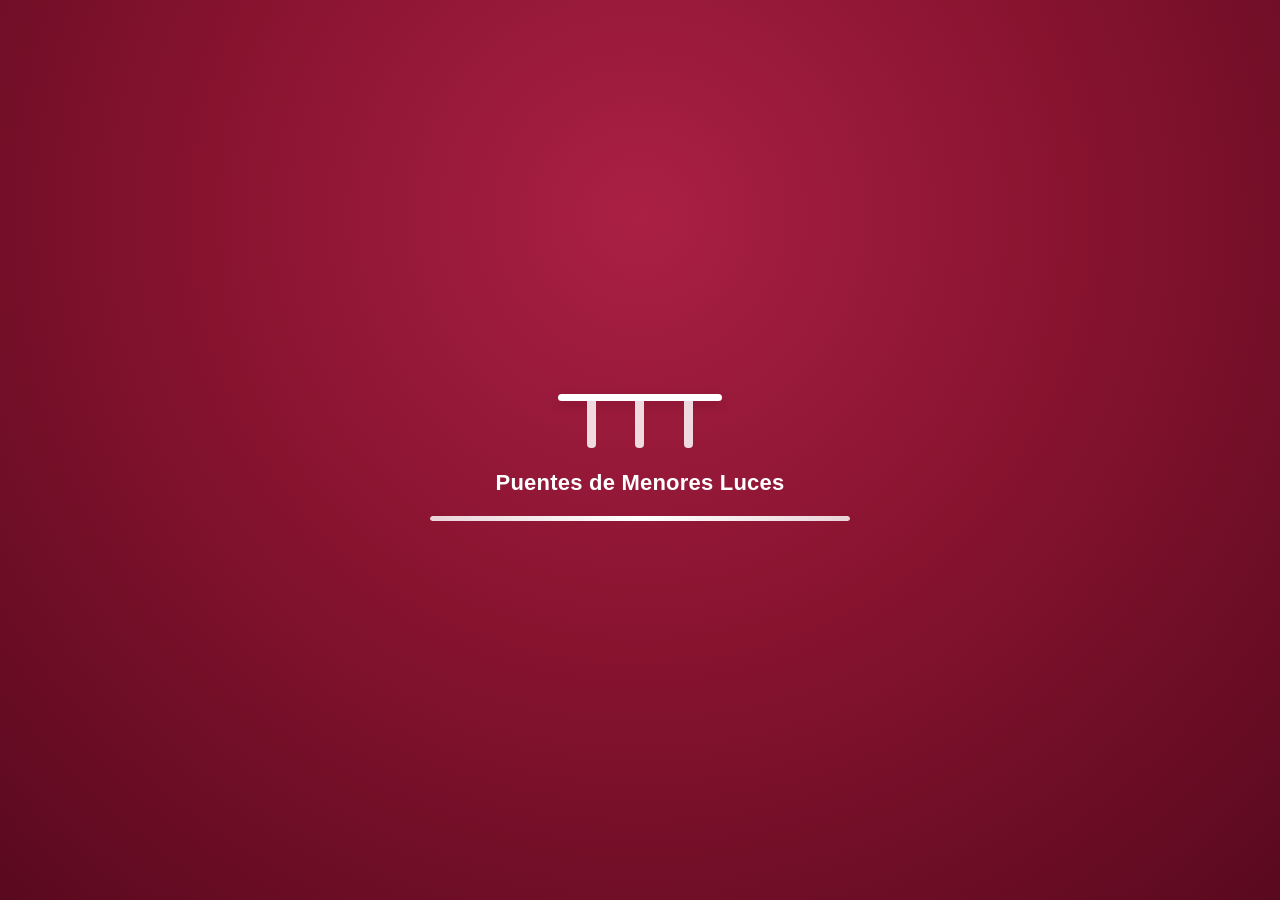
<file: index.html>
<!DOCTYPE html>
<html lang="es">
<head>
  <meta charset="UTF-8">
  <meta name="viewport" content="width=device-width, initial-scale=1.0">
  <title>Puentes de Menores Luces VRAEM</title>

  <link rel="preload" as="image" href="img/portada/puente-vraem-fondo.png">
  <link rel="prefetch" href="territorio.html">

  <link rel="stylesheet"
        href="https://cdn.jsdelivr.net/npm/bootstrap-icons@1.11.3/font/bootstrap-icons.min.css">

  <link rel="stylesheet" href="css/base.css">
  <link rel="stylesheet" href="css/portada.css?v=20260911-5">
</head>

<body class="cover-page">

  <div class="cover-loader" id="coverLoader">
    <div class="cover-loader__content">
      <div class="cover-loader__bridge" aria-hidden="true">
        <span class="cover-loader__deck"></span>
        <span class="cover-loader__pillar cover-loader__pillar--1"></span>
        <span class="cover-loader__pillar cover-loader__pillar--2"></span>
        <span class="cover-loader__pillar cover-loader__pillar--3"></span>
      </div>

      <p class="cover-loader__title">Puentes de Menores Luces</p>

      <div class="cover-loader__track" aria-hidden="true">
        <span class="cover-loader__progress"></span>
      </div>
    </div>
  </div>

  <main class="cover">
    <section class="cover__stage" id="coverStage">

      <div class="cover__photo" aria-hidden="true"></div>
      <div class="cover__photo-shade" aria-hidden="true"></div>

      <div class="cover__left-overlay" aria-hidden="true"></div>
      <div class="cover__center-overlay" aria-hidden="true"></div>
      <div class="cover__right-overlay" aria-hidden="true"></div>

      <div class="cover__brand cover-piece">
        <img
          src="img/logos/logo-pvdes.png"
          alt="Provías Descentralizado"
          class="cover__brand-logo"
        >
      </div>

      <div class="cover__update cover-piece">
        <span>Actualización</span>
        <strong>16 sept 2026</strong>
        <small>06:30 p. m.</small>
      </div>

      <div class="cover__copy">
        <h1 class="cover__title">
          <span class="cover__title-kicker cover-piece">PUENTES DE</span>
          <span class="cover__title-mainline cover-piece">MENORES LUCES</span>
          <strong class="cover__title-vraem cover-piece">VRAEM</strong>

          <span class="cover__title-bottom cover-piece">
            <i aria-hidden="true"></i>
            Y ZONAS DE INFLUENCIA
          </span>
        </h1>
      </div>

      <div class="cover__benefits">
        <div class="cover-benefit cover-piece">
          <div class="cover-benefit__icon">
            <i class="bi bi-people"></i>
          </div>
          <span>Más integración</span>
        </div>

        <div class="cover-benefit cover-piece">
          <div class="cover-benefit__icon">
            <i class="bi bi-buildings"></i>
          </div>
          <span>Más desarrollo</span>
        </div>

        <div class="cover-benefit cover-piece">
          <div class="cover-benefit__icon">
            <i class="bi bi-heart-pulse"></i>
          </div>
          <span>Más bienestar</span>
        </div>
      </div>

      <div class="cover__territory">
        <img
          src="img/ui/peru-map.svg"
          alt="Mapa del Perú"
          class="cover-map cover-piece"
        >

        <p class="cover__territory-message cover-piece">
          Infraestructura<br>
          que une<br>
          personas
        </p>

        <span class="cover__territory-stroke cover-piece"></span>
      </div>

      <a class="cover__start cover-piece" href="territorio.html">
        <span>Iniciar</span>

        <em class="cover__start-arrow">
          <i class="bi bi-arrow-right"></i>
        </em>
      </a>

      <footer class="cover__footer cover-piece">
        <div class="cover__footer-line"></div>
        <p>PROVÍAS DESCENTRALIZADO</p>
        <span>Gerencia de Monitoreo y Seguimiento</span>
      </footer>

    </section>
  </main>

  <script src="js/portada.js?v=20260911-5"></script>
</body>
</html>
</file>
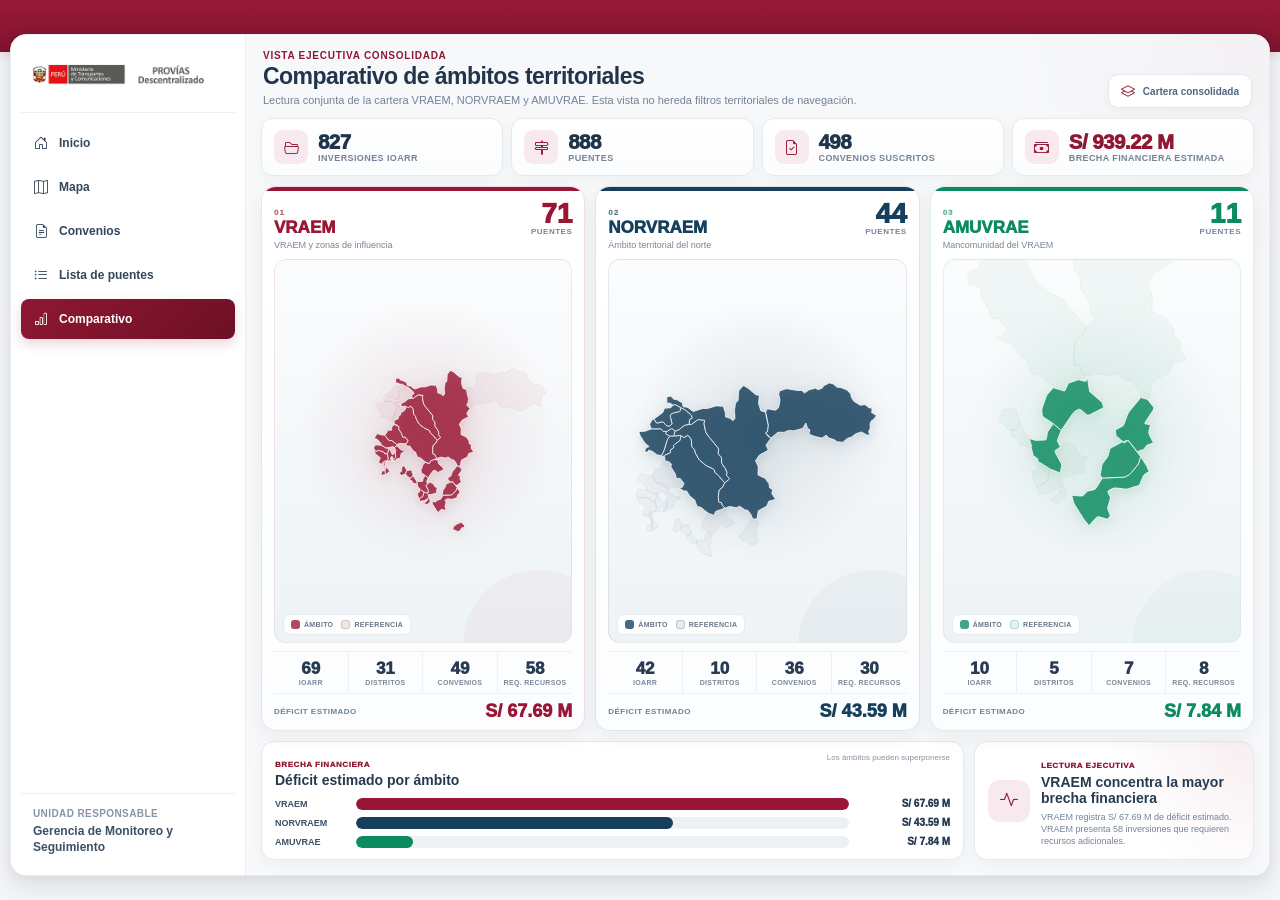
<file: comparativo.html>
<!DOCTYPE html>
<html lang="es">
<head>
  <meta charset="UTF-8">
  <meta name="viewport" content="width=device-width, initial-scale=1.0">
  <title>Comparativo ejecutivo | Puentes de Menores Luces</title>
  <link rel="stylesheet" href="https://cdn.jsdelivr.net/npm/bootstrap-icons@1.11.3/font/bootstrap-icons.min.css">
  <link rel="stylesheet" href="css/base.css">
  <link rel="stylesheet" href="css/dashboard.css?v=20260911-5">
  <link rel="stylesheet" href="css/comparativo.css?v=20260914-17">
</head>
<body class="comparativo-page is-loading">
  <div class="page-accent"></div>

  <div class="app-shell">
    <div class="dashboard-frame">
      <div class="dashboard">
        <aside class="sidebar">
          <div class="sidebar__brand">
            <img src="img/logos/logo-pvdes.png" alt="Provías Descentralizado" class="sidebar__logo">
          </div>

          <nav class="menu">
            <a class="menu__item" href="inicio.html"><i class="bi bi-house-door"></i><span>Inicio</span></a>
            <a class="menu__item" href="mapa.html"><i class="bi bi-map"></i><span>Mapa</span></a>
            <a class="menu__item" href="convenios.html"><i class="bi bi-file-earmark-text"></i><span>Convenios</span></a>
            <a class="menu__item" href="puentes.html"><i class="bi bi-list-ul"></i><span>Lista de puentes</span></a>
            <a class="menu__item menu__item--active" href="comparativo.html"><i class="bi bi-bar-chart"></i><span>Comparativo</span></a>
          </nav>

          <div class="sidebar__footer">
            <p class="sidebar__footer-label">Unidad responsable</p>
            <p class="sidebar__footer-title">Gerencia de Monitoreo y Seguimiento</p>
          </div>
        </aside>

        <main class="main comparativo-main">
          <section class="executive-view">
            <header class="executive-head">
              <div>
                <p class="executive-head__eyebrow">Vista ejecutiva consolidada</p>
                <h1>Comparativo de ámbitos territoriales</h1>
                <p class="executive-head__subtitle">Lectura conjunta de la cartera VRAEM, NORVRAEM y AMUVRAE. Esta vista no hereda filtros territoriales de navegación.</p>
              </div>
              <div class="executive-head__badge">
                <i class="bi bi-layers"></i>
                <span>Cartera consolidada</span>
              </div>
            </header>

            <section class="executive-summary" aria-label="Resumen general de cartera">
              <article class="summary-kpi">
                <span class="summary-kpi__icon"><i class="bi bi-folder2-open"></i></span>
                <div><strong id="totalInversiones">-</strong><span>Inversiones IOARR</span></div>
              </article>
              <article class="summary-kpi">
                <span class="summary-kpi__icon"><i class="bi bi-signpost-2"></i></span>
                <div><strong id="totalPuentes">-</strong><span>Puentes</span></div>
              </article>
              <article class="summary-kpi">
                <span class="summary-kpi__icon"><i class="bi bi-file-earmark-check"></i></span>
                <div><strong id="totalConvenios">-</strong><span>Convenios suscritos</span></div>
              </article>
              <article class="summary-kpi summary-kpi--money">
                <span class="summary-kpi__icon"><i class="bi bi-cash-stack"></i></span>
                <div><strong id="totalDeficit">-</strong><span>Brecha financiera estimada</span></div>
              </article>
            </section>

            <section class="territory-comparison" aria-label="Comparativo territorial">
              <article class="territory-panel territory-panel--vraem" data-territory="VRAEM">
                <div class="territory-panel__accent"></div>
                <header class="territory-panel__head">
                  <div>
                    <span class="territory-panel__code">01</span>
                    <h2>VRAEM</h2>
                    <p>VRAEM y zonas de influencia</p>
                  </div>
                  <div class="territory-panel__headline">
                    <strong id="vraem-puentes">-</strong>
                    <span>Puentes</span>
                  </div>
                </header>

                <div class="territory-panel__map-wrap">
                  <svg class="territory-panel__map" data-map="VRAEM" viewBox="0 0 320 230" aria-label="Mapa del VRAEM"></svg>
                  <div class="territory-panel__map-key">
                    <span><i class="territory-panel__swatch territory-panel__swatch--selected"></i>Ámbito</span>
                    <span><i class="territory-panel__swatch territory-panel__swatch--context"></i>Referencia</span>
                  </div>
                </div>

                <div class="territory-panel__stats">
                  <div><strong id="vraem-ioarr">-</strong><span>IOARR</span></div>
                  <div><strong id="vraem-distritos">-</strong><span>Distritos</span></div>
                  <div><strong id="vraem-convenios">-</strong><span>Convenios</span></div>
                  <div><strong id="vraem-recursos">-</strong><span>Req. recursos</span></div>
                </div>
                <div class="territory-panel__deficit"><span>Déficit estimado</span><strong id="vraem-deficit">-</strong></div>
              </article>

              <article class="territory-panel territory-panel--norvraem" data-territory="NORVRAEM">
                <div class="territory-panel__accent"></div>
                <header class="territory-panel__head">
                  <div>
                    <span class="territory-panel__code">02</span>
                    <h2>NORVRAEM</h2>
                    <p>Ámbito territorial del norte</p>
                  </div>
                  <div class="territory-panel__headline">
                    <strong id="norvraem-puentes">-</strong>
                    <span>Puentes</span>
                  </div>
                </header>

                <div class="territory-panel__map-wrap">
                  <svg class="territory-panel__map" data-map="NORVRAEM" viewBox="0 0 320 230" aria-label="Mapa del NORVRAEM"></svg>
                  <div class="territory-panel__map-key">
                    <span><i class="territory-panel__swatch territory-panel__swatch--selected"></i>Ámbito</span>
                    <span><i class="territory-panel__swatch territory-panel__swatch--context"></i>Referencia</span>
                  </div>
                </div>

                <div class="territory-panel__stats">
                  <div><strong id="norvraem-ioarr">-</strong><span>IOARR</span></div>
                  <div><strong id="norvraem-distritos">-</strong><span>Distritos</span></div>
                  <div><strong id="norvraem-convenios">-</strong><span>Convenios</span></div>
                  <div><strong id="norvraem-recursos">-</strong><span>Req. recursos</span></div>
                </div>
                <div class="territory-panel__deficit"><span>Déficit estimado</span><strong id="norvraem-deficit">-</strong></div>
              </article>

              <article class="territory-panel territory-panel--amuvrae" data-territory="AMUVRAEM">
                <div class="territory-panel__accent"></div>
                <header class="territory-panel__head">
                  <div>
                    <span class="territory-panel__code">03</span>
                    <h2>AMUVRAE</h2>
                    <p>Mancomunidad del VRAEM</p>
                  </div>
                  <div class="territory-panel__headline">
                    <strong id="amuvrae-puentes">-</strong>
                    <span>Puentes</span>
                  </div>
                </header>

                <div class="territory-panel__map-wrap">
                  <svg class="territory-panel__map" data-map="AMUVRAEM" viewBox="0 0 320 230" aria-label="Mapa del AMUVRAE"></svg>
                  <div class="territory-panel__map-key">
                    <span><i class="territory-panel__swatch territory-panel__swatch--selected"></i>Ámbito</span>
                    <span><i class="territory-panel__swatch territory-panel__swatch--context"></i>Referencia</span>
                  </div>
                </div>

                <div class="territory-panel__stats">
                  <div><strong id="amuvrae-ioarr">-</strong><span>IOARR</span></div>
                  <div><strong id="amuvrae-distritos">-</strong><span>Distritos</span></div>
                  <div><strong id="amuvrae-convenios">-</strong><span>Convenios</span></div>
                  <div><strong id="amuvrae-recursos">-</strong><span>Req. recursos</span></div>
                </div>
                <div class="territory-panel__deficit"><span>Déficit estimado</span><strong id="amuvrae-deficit">-</strong></div>
              </article>
            </section>

            <section class="executive-bottom">
              <article class="comparison-chart">
                <header>
                  <div>
                    <span class="comparison-chart__eyebrow">Brecha financiera</span>
                    <h3>Déficit estimado por ámbito</h3>
                  </div>
                  <span class="comparison-chart__note">Los ámbitos pueden superponerse</span>
                </header>
                <div class="comparison-bars" id="comparisonBars"></div>
              </article>

              <article class="executive-insight">
                <span class="executive-insight__icon"><i class="bi bi-activity"></i></span>
                <div>
                  <span class="executive-insight__eyebrow">Lectura ejecutiva</span>
                  <h3 id="insightTitle">Procesando cartera…</h3>
                  <p id="insightText">Cargando indicadores comparativos.</p>
                </div>
              </article>
            </section>
          </section>
        </main>
      </div>
    </div>
  </div>

  <script src="js/comparativo.js?v=20260914-17"></script>
</body>
</html>
</file>
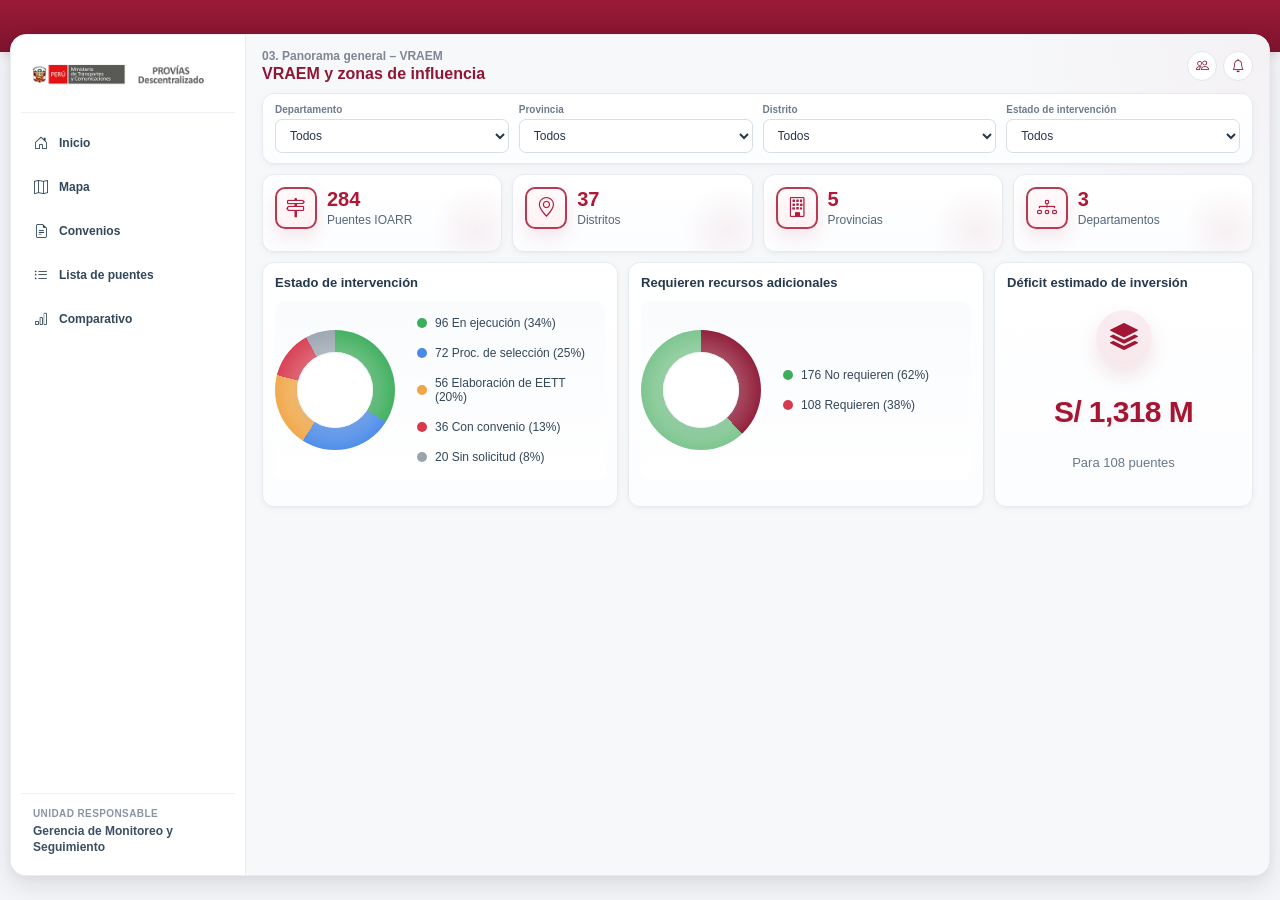
<file: prueba-css.html>
<!DOCTYPE html>
<html lang="es">
<head>
  <meta charset="UTF-8">
  <meta name="viewport" content="width=device-width, initial-scale=1.0">
  <title>Prueba CSS - Tablero VRAEM</title>

  <link rel="stylesheet"
        href="https://cdn.jsdelivr.net/npm/bootstrap-icons@1.11.3/font/bootstrap-icons.min.css">

  <link rel="stylesheet" href="css/base.css">
  <link rel="stylesheet" href="css/dashboard.css">
</head>
<body>

  <div class="page-accent"></div>

  <div class="app-shell">

    <div class="dashboard-frame">
      <div class="dashboard">

        <aside class="sidebar">

          <div class="sidebar__brand">
            <img
              src="img/logos/logo-pvdes.png"
              alt="Provías Descentralizado"
              class="sidebar__logo"
            >
          </div>

          <nav class="menu">
            <a class="menu__item" href="inicio.html"><i class="bi bi-house-door"></i><span>Inicio</span></a>
            <a class="menu__item" href="mapa.html"><i class="bi bi-map"></i><span>Mapa</span></a>
            <a class="menu__item" href="convenios.html"><i class="bi bi-file-earmark-text"></i><span>Convenios</span></a>
            <a class="menu__item" href="puentes.html"><i class="bi bi-list-ul"></i><span>Lista de puentes</span></a>
            <a class="menu__item" href="comparativo.html"><i class="bi bi-bar-chart"></i><span>Comparativo</span></a>
          </nav>

          <div class="sidebar__footer">
            <p class="sidebar__footer-label">Unidad responsable</p>
            <p class="sidebar__footer-title">Gerencia de Monitoreo y Seguimiento</p>
          </div>
        </aside>

        <main class="main">

          <header class="topbar">
            <div class="topbar__left">
              <p class="page-kicker">03. Panorama general – VRAEM</p>
              <h1 class="page-title">VRAEM y zonas de influencia</h1>
            </div>

            <div class="topbar__actions">
              <button class="icon-btn" title="Usuarios">
                <i class="bi bi-people"></i>
              </button>

              <button class="icon-btn" title="Alertas">
                <i class="bi bi-bell"></i>
              </button>
            </div>
          </header>

          <section class="card filters">
            <div class="field">
              <label>Departamento</label>
              <select>
                <option>Todos</option>
                <option>Ayacucho</option>
                <option>Apurímac</option>
              </select>
            </div>

            <div class="field">
              <label>Provincia</label>
              <select>
                <option>Todos</option>
              </select>
            </div>

            <div class="field">
              <label>Distrito</label>
              <select>
                <option>Todos</option>
              </select>
            </div>

            <div class="field">
              <label>Estado de intervención</label>
              <select>
                <option>Todos</option>
              </select>
            </div>
          </section>

          <section class="kpi-grid">

            <article class="card kpi kpi--compact">
              <div class="kpi__inline">
                <div class="kpi__miniicon">
                  <i class="bi bi-signpost-2"></i>
                </div>
                <div>
                  <p class="kpi__value kpi__value--red">284</p>
                  <p class="kpi__detail">Puentes IOARR</p>
                </div>
              </div>
            </article>

            <article class="card kpi kpi--compact">
              <div class="kpi__inline">
                <div class="kpi__miniicon">
                  <i class="bi bi-geo-alt"></i>
                </div>
                <div>
                  <p class="kpi__value kpi__value--red">37</p>
                  <p class="kpi__detail">Distritos</p>
                </div>
              </div>
            </article>

            <article class="card kpi kpi--compact">
              <div class="kpi__inline">
                <div class="kpi__miniicon">
                  <i class="bi bi-building"></i>
                </div>
                <div>
                  <p class="kpi__value kpi__value--red">5</p>
                  <p class="kpi__detail">Provincias</p>
                </div>
              </div>
            </article>

            <article class="card kpi kpi--compact">
              <div class="kpi__inline">
                <div class="kpi__miniicon">
                  <i class="bi bi-diagram-3"></i>
                </div>
                <div>
                  <p class="kpi__value kpi__value--red">3</p>
                  <p class="kpi__detail">Departamentos</p>
                </div>
              </div>
            </article>

          </section>

          <section class="content-grid content-grid--triple">

            <article class="card stat-card">
              <div class="card__body">
                <h2 class="card__title">Estado de intervención</h2>
                <div class="placeholder-chart placeholder-chart--donut">
                  <div class="fake-donut fake-donut--multi"></div>

                  <div class="legend">
                    <div><span class="dot dot--green"></span> 96 En ejecución (34%)</div>
                    <div><span class="dot dot--blue"></span> 72 Proc. de selección (25%)</div>
                    <div><span class="dot dot--orange"></span> 56 Elaboración de EETT (20%)</div>
                    <div><span class="dot dot--red"></span> 36 Con convenio (13%)</div>
                    <div><span class="dot dot--gray"></span> 20 Sin solicitud (8%)</div>
                  </div>
                </div>
              </div>
            </article>

            <article class="card stat-card">
              <div class="card__body">
                <h2 class="card__title">Requieren recursos adicionales</h2>
                <div class="placeholder-chart placeholder-chart--donut">
                  <div class="fake-donut fake-donut--dual"></div>

                  <div class="legend">
                    <div><span class="dot dot--green"></span> 176 No requieren (62%)</div>
                    <div><span class="dot dot--red"></span> 108 Requieren (38%)</div>
                  </div>
                </div>
              </div>
            </article>

            <article class="card deficit-card">
              <div class="card__body">
                <h2 class="card__title">Déficit estimado de inversión</h2>
                <div class="deficit-box">
                  <div class="deficit-icon">
                    <i class="bi bi-stack"></i>
                  </div>
                  <p class="deficit-value">S/ 1,318 M</p>
                  <p class="deficit-sub">Para 108 puentes</p>
                </div>
              </div>
            </article>

          </section>

        </main>
      </div>
    </div>
  </div>

</body>
</html>
</file>
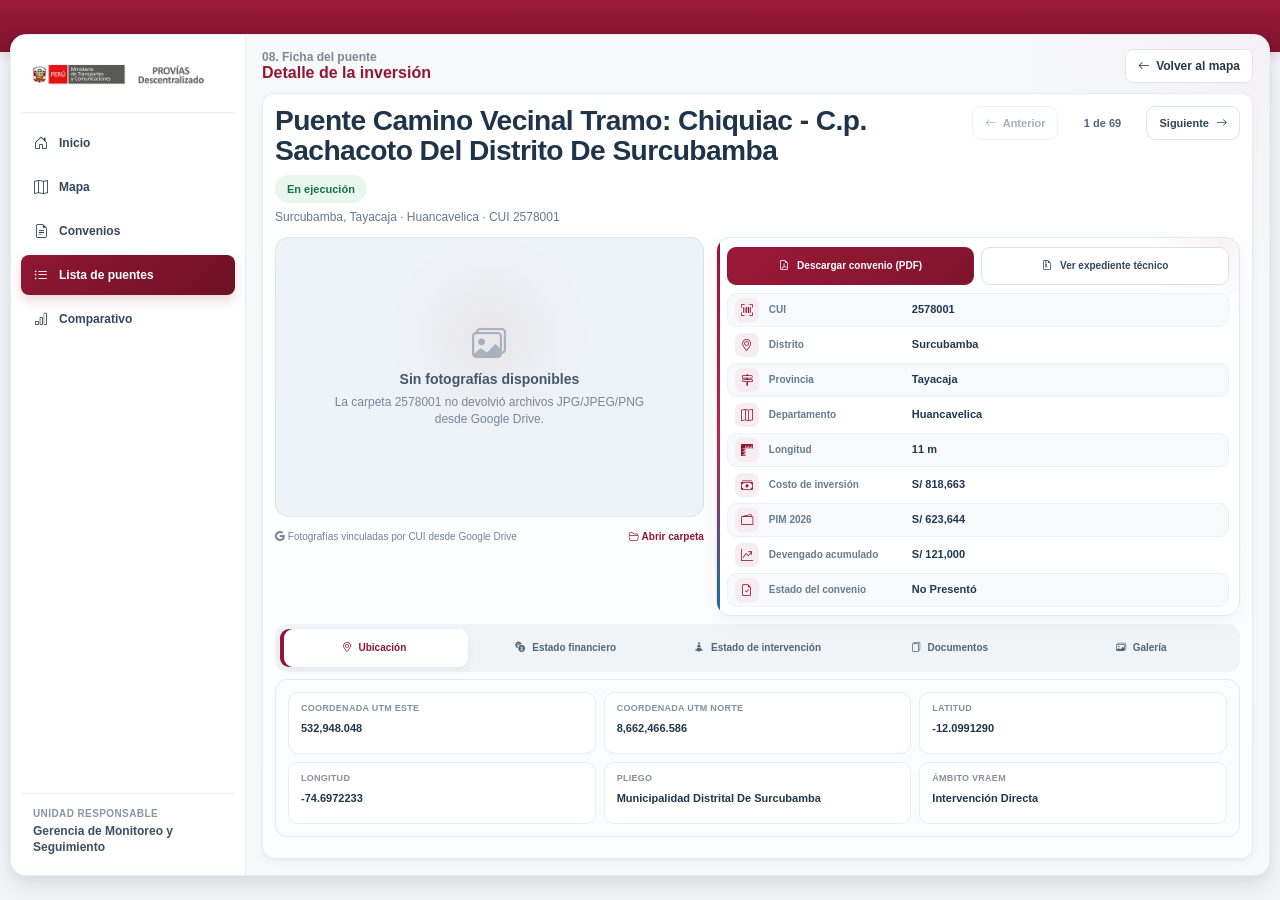
<file: puentes.html>
<!DOCTYPE html>
<html lang="es">
<head>
  <meta charset="UTF-8">
  <meta name="viewport" content="width=device-width, initial-scale=1.0">
  <meta http-equiv="Cache-Control" content="no-cache, no-store, must-revalidate">
  <meta http-equiv="Pragma" content="no-cache">
  <meta http-equiv="Expires" content="0">
  <title>Ficha del puente | Puentes de Menores Luces</title>

  <link rel="stylesheet" href="https://cdn.jsdelivr.net/npm/bootstrap-icons@1.11.3/font/bootstrap-icons.min.css">
  <link rel="stylesheet" href="css/base.css">
  <link rel="stylesheet" href="css/dashboard.css?v=20260911-4">
  <link rel="stylesheet" href="css/puentes.css?v=20260914-2">
</head>
<body class="bridge-page" data-bridge-layout="flat-v2">
  <div class="page-accent"></div>

  <div class="app-shell">
    <div class="dashboard-frame">
      <div class="dashboard">

        <aside class="sidebar">
          <div class="sidebar__brand">
            <img src="img/logos/logo-pvdes.png" alt="Provías Descentralizado" class="sidebar__logo">
          </div>

          <nav class="menu">
            <a class="menu__item" href="inicio.html" data-preserve-territory><i class="bi bi-house-door"></i><span>Inicio</span></a>
            <a class="menu__item" href="mapa.html" data-preserve-territory><i class="bi bi-map"></i><span>Mapa</span></a>
            <a class="menu__item" href="convenios.html" data-preserve-territory><i class="bi bi-file-earmark-text"></i><span>Convenios</span></a>
            <a class="menu__item menu__item--active" href="puentes.html" data-preserve-territory><i class="bi bi-list-ul"></i><span>Lista de puentes</span></a>
            <a class="menu__item" href="comparativo.html" data-preserve-territory><i class="bi bi-bar-chart"></i><span>Comparativo</span></a>
          </nav>

          <div class="sidebar__footer">
            <p class="sidebar__footer-label">Unidad responsable</p>
            <p class="sidebar__footer-title">Gerencia de Monitoreo y Seguimiento</p>
          </div>
        </aside>

        <main class="main bridge-main" id="bridge-detail-module">
          <header class="bridge-topbar">
            <div>
              <p class="page-kicker">08. Ficha del puente</p>
              <h1 class="page-title">Detalle de la inversión</h1>
            </div>
            <div class="bridge-topbar__actions">
              <a class="btn bridge-back" id="backToMap" href="mapa.html">
                <i class="bi bi-arrow-left"></i><span>Volver al mapa</span>
              </a>
            </div>
          </header>

          <section class="card bridge-record" aria-live="polite">
            <div class="bridge-record__toolbar">
              <div class="bridge-record__identity">
                <div class="bridge-record__title-row">
                  <h2 id="bridgeName">Cargando inversión…</h2>
                  <span class="bridge-status" id="bridgeStatus">-</span>
                </div>
                <p id="bridgeSubtitle">-</p>
              </div>

              <div class="bridge-record__navigation">
                <button class="bridge-nav-btn" type="button" id="previousBridge">
                  <i class="bi bi-arrow-left"></i><span>Anterior</span>
                </button>
                <strong id="bridgePosition">- de -</strong>
                <button class="bridge-nav-btn" type="button" id="nextBridge">
                  <span>Siguiente</span><i class="bi bi-arrow-right"></i>
                </button>
              </div>
            </div>

            <div class="bridge-record__body">
              <section class="bridge-media" aria-label="Fotografías del puente">
                <div class="bridge-main-photo" id="mainPhotoStage">
                  <img id="mainBridgePhoto" alt="Fotografía del puente" hidden>
                  <div class="bridge-main-photo__empty" id="mainPhotoEmpty">
                    <i class="bi bi-images"></i>
                    <strong>Buscando fotografías…</strong>
                    <span id="mainPhotoEmptyText">Consultando Google Drive por CUI.</span>
                  </div>
                  <button class="bridge-main-photo__expand" id="expandPhoto" type="button" title="Ampliar fotografía" hidden>
                    <i class="bi bi-arrows-fullscreen"></i>
                  </button>
                  <button class="bridge-photo-arrow bridge-photo-arrow--prev" id="mainPhotoPrev" type="button" aria-label="Foto anterior" hidden>
                    <i class="bi bi-chevron-left"></i>
                  </button>
                  <button class="bridge-photo-arrow bridge-photo-arrow--next" id="mainPhotoNext" type="button" aria-label="Foto siguiente" hidden>
                    <i class="bi bi-chevron-right"></i>
                  </button>
                  <span class="bridge-main-photo__counter" id="mainPhotoCounter" hidden>1 / 1</span>
                </div>

                <div class="bridge-thumbs" id="bridgeThumbs"></div>

                <div class="bridge-photo-source">
                  <span><i class="bi bi-google"></i> Fotografías vinculadas por CUI desde Google Drive</span>
                  <a id="photoFolderLink" href="#" target="_blank" rel="noopener" hidden><i class="bi bi-folder2-open"></i> Abrir carpeta</a>
                </div>
              </section>

              <section class="bridge-summary">
                <div class="bridge-summary__actions">
                  <button class="bridge-doc-btn bridge-doc-btn--primary" type="button" id="downloadAgreement">
                    <i class="bi bi-file-earmark-pdf"></i><span>Descargar convenio (PDF)</span>
                  </button>
                  <button class="bridge-doc-btn" type="button" data-placeholder-action="expediente">
                    <i class="bi bi-file-earmark-zip"></i><span>Ver expediente técnico</span>
                  </button>
                </div>

                <div class="bridge-facts" id="bridgeFacts">
                  <div class="bridge-fact"><i class="bi bi-upc-scan"></i><span>CUI</span><strong id="factCui">-</strong></div>
                  <div class="bridge-fact"><i class="bi bi-geo-alt"></i><span>Distrito</span><strong id="factDistrict">-</strong></div>
                  <div class="bridge-fact"><i class="bi bi-signpost-2"></i><span>Provincia</span><strong id="factProvince">-</strong></div>
                  <div class="bridge-fact"><i class="bi bi-map"></i><span>Departamento</span><strong id="factDepartment">-</strong></div>
                  <div class="bridge-fact"><i class="bi bi-rulers"></i><span>Longitud</span><strong id="factLength">-</strong></div>
                  <div class="bridge-fact"><i class="bi bi-cash-stack"></i><span>Costo de inversión</span><strong id="factCost">-</strong></div>
                  <div class="bridge-fact"><i class="bi bi-wallet2"></i><span>PIM 2026</span><strong id="factPim">-</strong></div>
                  <div class="bridge-fact"><i class="bi bi-graph-up-arrow"></i><span>Devengado acumulado</span><strong id="factDevengado">-</strong></div>
                  <div class="bridge-fact"><i class="bi bi-file-earmark-check"></i><span>Estado del convenio</span><strong id="factAgreement">-</strong></div>
                </div>
              </section>
            </div>

            <div class="bridge-tabs" role="tablist" aria-label="Detalle de la inversión">
              <button class="bridge-tab is-active" type="button" role="tab" aria-selected="true" data-tab="location"><i class="bi bi-geo-alt"></i><span>Ubicación</span></button>
              <button class="bridge-tab" type="button" role="tab" aria-selected="false" data-tab="finance"><i class="bi bi-currency-exchange"></i><span>Estado financiero</span></button>
              <button class="bridge-tab" type="button" role="tab" aria-selected="false" data-tab="intervention"><i class="bi bi-cone-striped"></i><span>Estado de intervención</span></button>
              <button class="bridge-tab" type="button" role="tab" aria-selected="false" data-tab="documents"><i class="bi bi-files"></i><span>Documentos</span></button>
              <button class="bridge-tab" type="button" role="tab" aria-selected="false" data-tab="gallery"><i class="bi bi-images"></i><span>Galería</span></button>
            </div>

            <div class="bridge-tab-panels">
              <section class="bridge-tab-panel is-active" id="tab-location" data-panel="location">
                <div class="bridge-detail-grid">
                  <article><span>Coordenada UTM Este</span><strong id="detailUtmEast">-</strong></article>
                  <article><span>Coordenada UTM Norte</span><strong id="detailUtmNorth">-</strong></article>
                  <article><span>Latitud</span><strong id="detailLat">-</strong></article>
                  <article><span>Longitud</span><strong id="detailLon">-</strong></article>
                  <article><span>Pliego</span><strong id="detailPliego">-</strong></article>
                  <article><span>Ámbito VRAEM</span><strong id="detailScope">-</strong></article>
                </div>
              </section>

              <section class="bridge-tab-panel" id="tab-finance" data-panel="finance" hidden>
                <div class="bridge-detail-grid">
                  <article><span>Costo actualizado</span><strong id="detailCost">-</strong></article>
                  <article><span>PIM</span><strong id="detailPim">-</strong></article>
                  <article><span>Devengado acumulado</span><strong id="detailSpent">-</strong></article>
                  <article><span>Déficit / brecha</span><strong id="detailDeficit">-</strong></article>
                  <article><span>Requiere recursos</span><strong id="detailResources">-</strong></article>
                  <article><span>Paquete</span><strong id="detailPackage">-</strong></article>
                </div>
              </section>

              <section class="bridge-tab-panel" id="tab-intervention" data-panel="intervention" hidden>
                <div class="bridge-detail-grid bridge-detail-grid--wide">
                  <article><span>Etapa</span><strong id="detailStage">-</strong></article>
                  <article><span>Estado situacional</span><strong id="detailSituation">-</strong></article>
                  <article><span>Detalle del estado</span><strong id="detailSituationDetail">-</strong></article>
                  <article><span>Dependencia</span><strong id="detailDependency">-</strong></article>
                </div>
              </section>

              <section class="bridge-tab-panel" id="tab-documents" data-panel="documents" hidden>
                <div class="bridge-detail-grid bridge-detail-grid--wide">
                  <article><span>Número de convenio</span><strong id="detailAgreementNumber">-</strong></article>
                  <article><span>Etapa del convenio</span><strong id="detailAgreementStage">-</strong></article>
                  <article><span>Oficio de notificación</span><strong id="detailNotification">-</strong></article>
                  <article><span>Dispositivo legal 2026</span><strong id="detailLegal">-</strong></article>
                </div>
              </section>

              <section class="bridge-tab-panel" id="tab-gallery" data-panel="gallery" hidden>
                <div class="bridge-gallery" id="bridgeGallery"></div>
              </section>
            </div>
          </section>
        </main>
      </div>
    </div>
  </div>

  <div class="bridge-lightbox" id="bridgeLightbox" hidden aria-hidden="true" role="dialog" aria-modal="true" aria-label="Fotografía ampliada">
    <button class="bridge-lightbox__close" type="button" id="lightboxClose" aria-label="Cerrar fotografía"><i class="bi bi-x-lg"></i></button>
    <button class="bridge-lightbox__nav bridge-lightbox__nav--prev" type="button" id="lightboxPrev" aria-label="Fotografía anterior"><i class="bi bi-chevron-left"></i></button>
    <figure class="bridge-lightbox__figure">
      <img id="lightboxImage" alt="Fotografía ampliada del puente">
      <figcaption id="lightboxCaption">-</figcaption>
    </figure>
    <button class="bridge-lightbox__nav bridge-lightbox__nav--next" type="button" id="lightboxNext" aria-label="Fotografía siguiente"><i class="bi bi-chevron-right"></i></button>
  </div>

  <div class="bridge-toast" id="bridgeToast" hidden role="status">
    <i class="bi bi-info-circle"></i><span>Funcionalidad pendiente.</span>
  </div>

  <script src="js/puentes.js?v=20260914-18"></script>
</body>
</html>
</file>
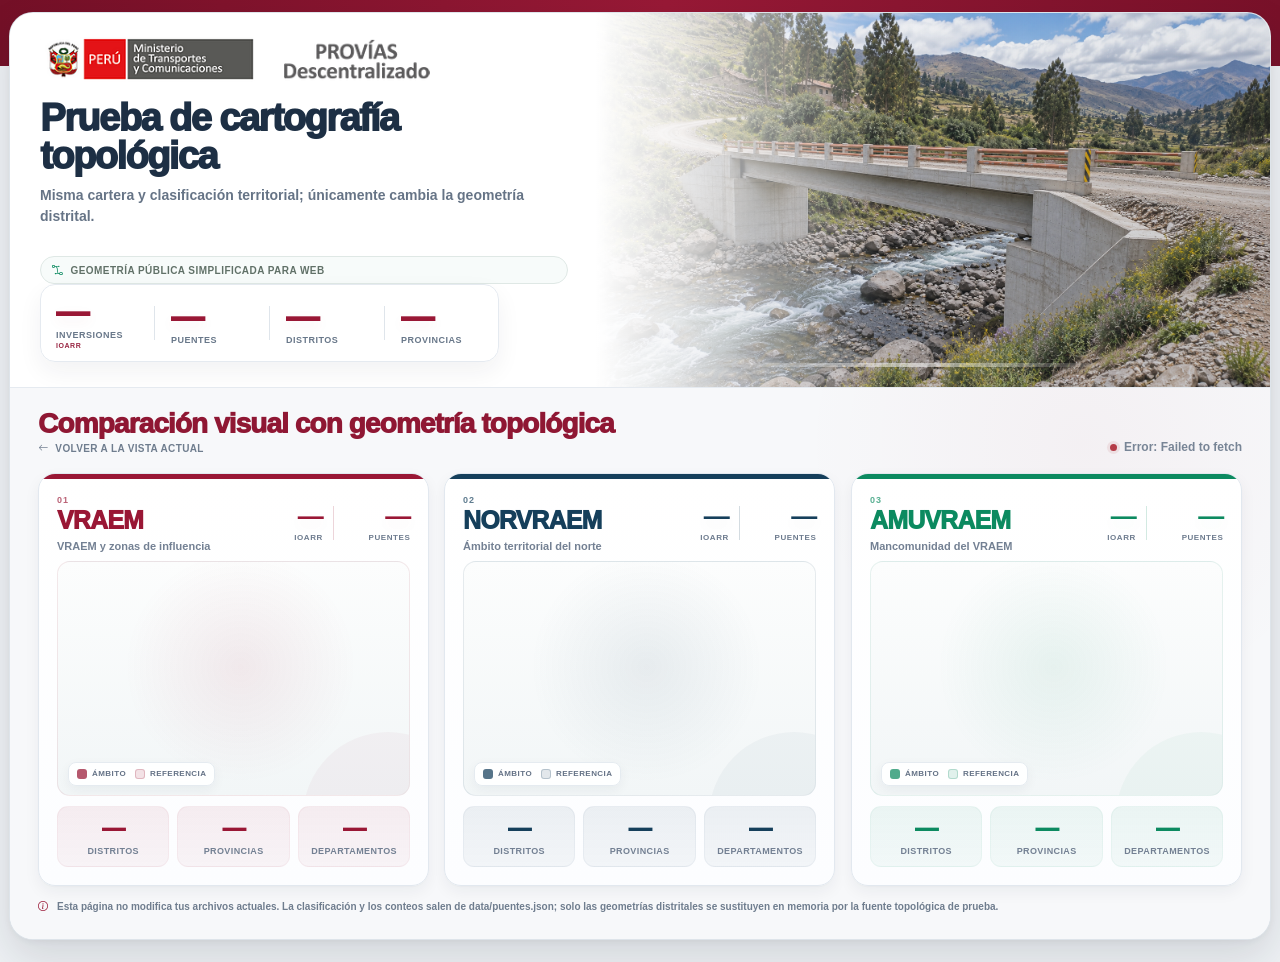
<file: territorio-topologico.html>
<!DOCTYPE html>
<html lang="es">
<head>
  <meta charset="UTF-8">
  <meta name="viewport" content="width=device-width, initial-scale=1.0">

  <title>Prueba cartográfica topológica | Puentes de Menores Luces</title>

  <link rel="preload" as="image" href="img/portada/puente-vraem-fondo.png">

  <link rel="stylesheet"
        href="https://cdn.jsdelivr.net/npm/bootstrap-icons@1.11.3/font/bootstrap-icons.min.css">

  <!-- REUTILIZA TUS ESTILOS EXISTENTES -->
  <link rel="stylesheet" href="css/base.css">
  <link rel="stylesheet" href="css/territorio.css">

  <style>
    /* Solo ajustes de esta vista de prueba. No modifica territorio.css. */

    .territory-test-badge{
      display:inline-flex;
      align-items:center;
      gap:7px;
      margin-top:10px;
      padding:6px 10px;
      border:1px solid #dfe8e5;
      border-radius:999px;
      background:#f7fbfa;
      color:#617168;
      font-size:10px;
      font-weight:850;
      letter-spacing:.045em;
      text-transform:uppercase;
    }

    .territory-test-badge i{
      color:#0c8a60;
      font-size:12px;
    }

    .territory-source-status{
      display:flex;
      align-items:center;
      gap:7px;
      margin:0;
      color:#758294;
      font-size:10px;
      font-weight:750;
    }

    .territory-source-status::before{
      content:"";
      width:7px;
      height:7px;
      border-radius:50%;
      background:#d2a32b;
      box-shadow:0 0 0 3px rgba(210,163,43,.10);
    }

    .territory-source-status.is-ok::before{
      background:#0c8a60;
      box-shadow:0 0 0 3px rgba(12,138,96,.10);
    }

    .territory-source-status.is-error::before{
      background:#b43b47;
      box-shadow:0 0 0 3px rgba(180,59,71,.10);
    }

    /*
      Diferencia visual clave:
      - no dibujamos el límite provincial antiguo;
      - borde interno más fino;
      - contexto más neutro;
      - la geometría proviene de una sola fuente topológica.
    */
    .territory-page--topology .territory-map__district--context{
      fill:rgba(var(--card-rgb), .045);
      stroke:rgba(var(--card-rgb), .12);
      stroke-width:.55;
      stroke-linejoin:round;
      stroke-linecap:round;
      vector-effect:non-scaling-stroke;
    }

    .territory-page--topology .territory-map__district--selected{
      fill:rgba(var(--card-rgb), .80);
      stroke:rgba(255,255,255,.94);
      stroke-width:.80;
      stroke-linejoin:round;
      stroke-linecap:round;
      vector-effect:non-scaling-stroke;
      filter:drop-shadow(0 3px 5px rgba(var(--card-rgb), .14));
    }

    .territory-page--topology .territory-card:hover .territory-map__district--selected{
      fill:rgba(var(--card-rgb), .90);
    }

    .territory-page--topology .territory-card__map{
      width:106%;
      height:230px;
      filter:drop-shadow(0 8px 14px rgba(var(--card-rgb), .08));
    }

    .territory-page--topology .territory-card__map-wrap{
      background:
        radial-gradient(circle at 52% 45%, rgba(var(--card-rgb), .075), transparent 52%),
        linear-gradient(180deg,#fcfdfd 0%,#f2f6f7 100%);
    }

    .territory-page--topology .territory-map__province{
      display:none;
    }

    .territory-back-link{
      display:inline-flex;
      align-items:center;
      gap:7px;
      color:#6f7d8e;
      text-decoration:none;
      font-size:10px;
      font-weight:800;
      letter-spacing:.035em;
      text-transform:uppercase;
    }

    .territory-back-link:hover{
      color:#1d2e43;
    }
  </style>
</head>

<body class="territory-page territory-page--topology">

  <div class="territory-top-accent" aria-hidden="true"></div>

  <main class="territory-shell">

    <section class="territory-frame">

      <header class="territory-hero">

        <div class="territory-hero__copy">

          <img
            src="img/logos/logo-pvdes.png"
            alt="Provías Descentralizado"
            class="territory-logo"
          >

          <h1>Prueba de cartografía topológica</h1>

          <p>
            Misma cartera y clasificación territorial; únicamente cambia la geometría distrital.
          </p>

          <div class="territory-test-badge">
            <i class="bi bi-bezier2"></i>
            Geometría pública simplificada para web
          </div>

          <div class="territory-total" aria-live="polite">
            <div>
              <strong id="totalInversiones">—</strong>
              <span>Inversiones <small>IOARR</small></span>
            </div>
            <i></i>
            <div>
              <strong id="totalPuentes">—</strong>
              <span>Puentes</span>
            </div>
            <i></i>
            <div>
              <strong id="totalDistritos">—</strong>
              <span>Distritos</span>
            </div>
            <i></i>
            <div>
              <strong id="totalProvincias">—</strong>
              <span>Provincias</span>
            </div>
          </div>

        </div>

        <div class="territory-hero__visual" aria-hidden="true">
          <div class="territory-hero__photo"></div>
          <div class="territory-hero__shade"></div>
          <div class="territory-hero__line"></div>
        </div>

      </header>

      <section class="territory-content">

        <div class="territory-content__heading">

          <div>
            <h2>Comparación visual con geometría topológica</h2>
            <a class="territory-back-link" href="territorio.html">
              <i class="bi bi-arrow-left"></i>
              Volver a la vista actual
            </a>
          </div>

          <p id="sourceStatus" class="territory-source-status">
            Cargando fuente cartográfica…
          </p>

        </div>

        <div class="territory-grid">

          <!-- VRAEM -->
          <article class="territory-card territory-card--vraem" data-territory="VRAEM" tabindex="0">

            <div class="territory-card__accent"></div>

            <div class="territory-card__header">
              <div>
                <span class="territory-card__code">01</span>
                <h3>VRAEM</h3>
                <p>VRAEM y zonas de influencia</p>
              </div>

              <div class="territory-card__count">
                <div class="territory-card__count-item">
                  <strong data-stat="inversiones">—</strong>
                  <span>IOARR</span>
                </div>
                <i></i>
                <div class="territory-card__count-item">
                  <strong data-stat="puentes">—</strong>
                  <span>Puentes</span>
                </div>
              </div>
            </div>

            <div class="territory-card__map-wrap">
              <svg class="territory-card__map" data-map="VRAEM" viewBox="0 0 320 230"
                   aria-label="Mapa topológico del VRAEM"></svg>

              <div class="territory-card__map-key">
                <span><i class="territory-card__swatch territory-card__swatch--selected"></i>Ámbito</span>
                <span><i class="territory-card__swatch territory-card__swatch--context"></i>Referencia</span>
              </div>
            </div>

            <div class="territory-card__stats">
              <div><strong data-stat="distritos">—</strong><span>Distritos</span></div>
              <div><strong data-stat="provincias">—</strong><span>Provincias</span></div>
              <div><strong data-stat="departamentos">—</strong><span>Departamentos</span></div>
            </div>

          </article>

          <!-- NORVRAEM -->
          <article class="territory-card territory-card--norvraem" data-territory="NORVRAEM" tabindex="0">

            <div class="territory-card__accent"></div>

            <div class="territory-card__header">
              <div>
                <span class="territory-card__code">02</span>
                <h3>NORVRAEM</h3>
                <p>Ámbito territorial del norte</p>
              </div>

              <div class="territory-card__count">
                <div class="territory-card__count-item">
                  <strong data-stat="inversiones">—</strong>
                  <span>IOARR</span>
                </div>
                <i></i>
                <div class="territory-card__count-item">
                  <strong data-stat="puentes">—</strong>
                  <span>Puentes</span>
                </div>
              </div>
            </div>

            <div class="territory-card__map-wrap">
              <svg class="territory-card__map" data-map="NORVRAEM" viewBox="0 0 320 230"
                   aria-label="Mapa topológico del NORVRAEM"></svg>

              <div class="territory-card__map-key">
                <span><i class="territory-card__swatch territory-card__swatch--selected"></i>Ámbito</span>
                <span><i class="territory-card__swatch territory-card__swatch--context"></i>Referencia</span>
              </div>
            </div>

            <div class="territory-card__stats">
              <div><strong data-stat="distritos">—</strong><span>Distritos</span></div>
              <div><strong data-stat="provincias">—</strong><span>Provincias</span></div>
              <div><strong data-stat="departamentos">—</strong><span>Departamentos</span></div>
            </div>

          </article>

          <!-- AMUVRAEM -->
          <article class="territory-card territory-card--amuvraem" data-territory="AMUVRAEM" tabindex="0">

            <div class="territory-card__accent"></div>

            <div class="territory-card__header">
              <div>
                <span class="territory-card__code">03</span>
                <h3>AMUVRAEM</h3>
                <p>Mancomunidad del VRAEM</p>
              </div>

              <div class="territory-card__count">
                <div class="territory-card__count-item">
                  <strong data-stat="inversiones">—</strong>
                  <span>IOARR</span>
                </div>
                <i></i>
                <div class="territory-card__count-item">
                  <strong data-stat="puentes">—</strong>
                  <span>Puentes</span>
                </div>
              </div>
            </div>

            <div class="territory-card__map-wrap">
              <svg class="territory-card__map" data-map="AMUVRAEM" viewBox="0 0 320 230"
                   aria-label="Mapa topológico del AMUVRAEM"></svg>

              <div class="territory-card__map-key">
                <span><i class="territory-card__swatch territory-card__swatch--selected"></i>Ámbito</span>
                <span><i class="territory-card__swatch territory-card__swatch--context"></i>Referencia</span>
              </div>
            </div>

            <div class="territory-card__stats">
              <div><strong data-stat="distritos">—</strong><span>Distritos</span></div>
              <div><strong data-stat="provincias">—</strong><span>Provincias</span></div>
              <div><strong data-stat="departamentos">—</strong><span>Departamentos</span></div>
            </div>

          </article>

        </div>

        <div class="territory-note">
          <i class="bi bi-info-circle"></i>
          <span>
            Esta página no modifica tus archivos actuales. La clasificación y los conteos salen de
            <strong>data/puentes.json</strong>; solo las geometrías distritales se sustituyen en memoria
            por la fuente topológica de prueba.
          </span>
        </div>

      </section>

    </section>

  </main>

  <script src="js/territorio-topologico.js"></script>
</body>
</html>
</file>
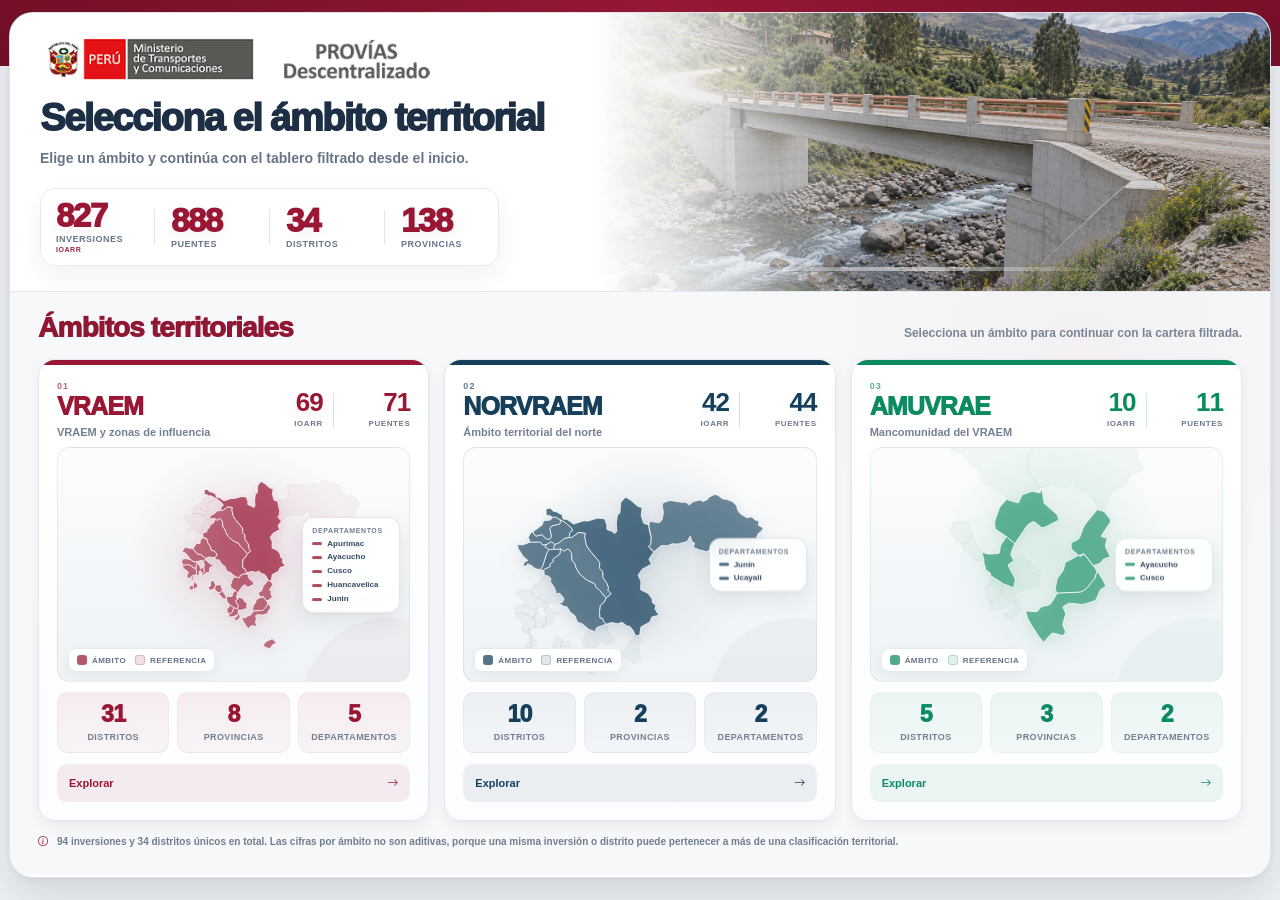
<file: territorio.html>
<!DOCTYPE html>
<html lang="es">
<head>
  <meta charset="UTF-8">
  <meta name="viewport" content="width=device-width, initial-scale=1.0">
  <title>Selección de territorio | Puentes de Menores Luces</title>

  <link rel="preload" as="image" href="img/portada/puente-vraem-fondo.png">
  <link rel="prefetch" href="index.html">

  <link rel="stylesheet"
        href="https://cdn.jsdelivr.net/npm/bootstrap-icons@1.11.3/font/bootstrap-icons.min.css">

  <link rel="stylesheet" href="css/base.css">
  <link rel="stylesheet" href="css/territorio.css?v=20260914-17">
</head>

<body class="territory-page">

  <div class="territory-top-accent" aria-hidden="true"></div>

  <main class="territory-shell" id="territoryShell">

    <section class="territory-frame">

      <!-- ===================================================
           CABECERA: conserva foto y marca de la portada
           =================================================== -->
      <header class="territory-hero">

        <div class="territory-hero__copy">

          <img
            src="img/logos/logo-pvdes.png"
            alt="Provías Descentralizado"
            class="territory-logo"
          >

          <h1>Selecciona el ámbito territorial</h1>

          <p>
            Elige un ámbito y continúa con el tablero filtrado desde el inicio.
          </p>

          <div class="territory-total" aria-live="polite">
            <div>
              <strong id="totalInversiones">-</strong>
              <span>Inversiones <small>IOARR</small></span>
            </div>
            <i></i>
            <div>
              <strong id="totalPuentes">-</strong>
              <span>Puentes</span>
            </div>
            <i></i>
            <div>
              <strong id="totalDistritos">-</strong>
              <span>Distritos</span>
            </div>
            <i></i>
            <div>
              <strong id="totalProvincias">-</strong>
              <span>Provincias</span>
            </div>
          </div>

        </div>

        <div class="territory-hero__visual" aria-hidden="true">
          <div class="territory-hero__photo"></div>
          <div class="territory-hero__shade"></div>
          <div class="territory-hero__line"></div>
        </div>

      </header>

      <!-- ===================================================
           CONTENIDO
           =================================================== -->
      <section class="territory-content">

        <div class="territory-content__heading">
          <div>
            <h2>Ámbitos territoriales</h2>
          </div>

          <p>
            Selecciona un ámbito para continuar con la cartera filtrada.
          </p>
        </div>

        <div class="territory-grid">

          <!-- VRAEM -->
          <article class="territory-card territory-card--vraem" data-territory="VRAEM" tabindex="0">

            <div class="territory-card__accent"></div>

            <div class="territory-card__header">
              <div>
                <span class="territory-card__code">01</span>
                <h3>VRAEM</h3>
                <p>VRAEM y zonas de influencia</p>
              </div>

              <div class="territory-card__count">
                <div class="territory-card__count-item">
                  <strong data-stat="inversiones">-</strong>
                  <span>IOARR</span>
                </div>
                <i></i>
                <div class="territory-card__count-item">
                  <strong data-stat="puentes">-</strong>
                  <span>Puentes</span>
                </div>
              </div>
            </div>

            <div class="territory-card__map-wrap">
              <svg class="territory-card__map" data-map="VRAEM" viewBox="0 0 320 230" aria-label="Mapa del VRAEM"></svg>
              <div class="territory-card__map-key">
                <span><i class="territory-card__swatch territory-card__swatch--selected"></i>Ámbito</span>
                <span><i class="territory-card__swatch territory-card__swatch--context"></i>Referencia</span>
              </div>
            </div>

            <div class="territory-card__stats">
              <div>
                <strong data-stat="distritos">-</strong>
                <span>Distritos</span>
              </div>
              <div>
                <strong data-stat="provincias">-</strong>
                <span>Provincias</span>
              </div>
              <div>
                <strong data-stat="departamentos">-</strong>
                <span>Departamentos</span>
              </div>
            </div>

            <button type="button" class="territory-card__action">
              <span>Explorar</span>
              <i class="bi bi-arrow-right"></i>
            </button>

          </article>

          <!-- NORVRAEM -->
          <article class="territory-card territory-card--norvraem" data-territory="NORVRAEM" tabindex="0">

            <div class="territory-card__accent"></div>

            <div class="territory-card__header">
              <div>
                <span class="territory-card__code">02</span>
                <h3>NORVRAEM</h3>
                <p>Ámbito territorial del norte</p>
              </div>

              <div class="territory-card__count">
                <div class="territory-card__count-item">
                  <strong data-stat="inversiones">-</strong>
                  <span>IOARR</span>
                </div>
                <i></i>
                <div class="territory-card__count-item">
                  <strong data-stat="puentes">-</strong>
                  <span>Puentes</span>
                </div>
              </div>
            </div>

            <div class="territory-card__map-wrap">
              <svg class="territory-card__map" data-map="NORVRAEM" viewBox="0 0 320 230" aria-label="Mapa del NORVRAEM"></svg>
              <div class="territory-card__map-key">
                <span><i class="territory-card__swatch territory-card__swatch--selected"></i>Ámbito</span>
                <span><i class="territory-card__swatch territory-card__swatch--context"></i>Referencia</span>
              </div>
            </div>

            <div class="territory-card__stats">
              <div>
                <strong data-stat="distritos">-</strong>
                <span>Distritos</span>
              </div>
              <div>
                <strong data-stat="provincias">-</strong>
                <span>Provincias</span>
              </div>
              <div>
                <strong data-stat="departamentos">-</strong>
                <span>Departamentos</span>
              </div>
            </div>

            <button type="button" class="territory-card__action">
              <span>Explorar</span>
              <i class="bi bi-arrow-right"></i>
            </button>

          </article>

          <!-- AMUVRAE -->
          <article class="territory-card territory-card--amuvraem" data-territory="AMUVRAEM" tabindex="0">

            <div class="territory-card__accent"></div>

            <div class="territory-card__header">
              <div>
                <span class="territory-card__code">03</span>
                <h3>AMUVRAE</h3>
                <p>Mancomunidad del VRAEM</p>
              </div>

              <div class="territory-card__count">
                <div class="territory-card__count-item">
                  <strong data-stat="inversiones">-</strong>
                  <span>IOARR</span>
                </div>
                <i></i>
                <div class="territory-card__count-item">
                  <strong data-stat="puentes">-</strong>
                  <span>Puentes</span>
                </div>
              </div>
            </div>

            <div class="territory-card__map-wrap">
              <svg class="territory-card__map" data-map="AMUVRAEM" viewBox="0 0 320 230" aria-label="Mapa del AMUVRAE"></svg>
              <div class="territory-card__map-key">
                <span><i class="territory-card__swatch territory-card__swatch--selected"></i>Ámbito</span>
                <span><i class="territory-card__swatch territory-card__swatch--context"></i>Referencia</span>
              </div>
            </div>

            <div class="territory-card__stats">
              <div>
                <strong data-stat="distritos">-</strong>
                <span>Distritos</span>
              </div>
              <div>
                <strong data-stat="provincias">-</strong>
                <span>Provincias</span>
              </div>
              <div>
                <strong data-stat="departamentos">-</strong>
                <span>Departamentos</span>
              </div>
            </div>

            <button type="button" class="territory-card__action">
              <span>Explorar</span>
              <i class="bi bi-arrow-right"></i>
            </button>

          </article>

        </div>

        <div class="territory-note">
          <i class="bi bi-info-circle"></i>
          <span>
            94 inversiones y 34 distritos únicos en total. Las cifras por ámbito no son aditivas, porque una misma inversión o distrito puede pertenecer a más de una clasificación territorial.
          </span>
        </div>

      </section>

    </section>

  </main>

  <script src="js/territorio.js?v=20260914-17"></script>
</body>
</html>
</file>
<file: css/base.css>
:root {
  --vino: #8f1733;
  --vino-oscuro: #6e1026;
  --azul: #173a56;
  --verde: #15835e;

  --fondo: #f5f6f8;
  --superficie: #ffffff;
  --borde: #e2e6eb;

  --texto: #182434;
  --texto-secundario: #6c7887;

  --radio: 12px;
  --radio-sm: 8px;

  --sombra: 0 4px 14px rgba(21, 33, 51, 0.08);
  --sidebar-ancho: 220px;
}

* {
  box-sizing: border-box;
}

html,
body {
  margin: 0;
  min-height: 100%;
}

body {
  font-family: Arial, Helvetica, sans-serif;
  background: var(--fondo);
  color: var(--texto);
}

button,
select,
input {
  font: inherit;
}

button {
  cursor: pointer;
}

a {
  color: inherit;
  text-decoration: none;
}
</file>
<file: css/portada.css>
/* =========================================================
   PORTADA V0.8
   Ajuste principal:
   - el mapa del Perú deja de ser una aproximación inline
   - ahora se usa un SVG vectorial aparte: img/ui/peru-map.svg
   ========================================================= */

:root {
  --cover-wine: #8e1431;
  --cover-wine-2: #aa1c40;
  --cover-red: #ef294b;
}

html,
body.cover-page {
  width: 100%;
  min-height: 100%;
}

body.cover-page {
  margin: 0;
  overflow-x: hidden;
  background: #e8ebef;
  color: #fff;
}

.cover-loader {
  position: fixed;
  inset: 0;
  z-index: 9999;
  display: grid;
  place-items: center;
  background: radial-gradient(circle at 50% 24%, #aa2045 0%, #87132f 47%, #59091e 100%);
  transition: opacity .48s ease, visibility .48s ease;
}

.cover-loader.is-hidden {
  opacity: 0;
  visibility: hidden;
  pointer-events: none;
}

.cover-loader__content {
  width: min(420px, calc(100vw - 44px));
  text-align: center;
}

.cover-loader__bridge {
  width: 164px;
  height: 72px;
  position: relative;
  margin: 0 auto 18px;
}

.cover-loader__deck {
  position: absolute;
  left: 0;
  right: 0;
  top: 14px;
  height: 7px;
  border-radius: 999px;
  background: #fff;
  box-shadow: 0 4px 12px rgba(0,0,0,.12);
  animation: loaderDeck 1.05s ease-in-out infinite alternate;
}

.cover-loader__pillar {
  position: absolute;
  top: 20px;
  width: 9px;
  height: 48px;
  border-radius: 0 0 4px 4px;
  background: rgba(255,255,255,.84);
}

.cover-loader__pillar--1 { left: 29px; }
.cover-loader__pillar--2 { left: 77px; }
.cover-loader__pillar--3 { right: 29px; }

@keyframes loaderDeck {
  from { transform: scaleX(.84); opacity: .58; }
  to   { transform: scaleX(1); opacity: 1; }
}

.cover-loader__title {
  margin: 0 0 20px;
  color: #fff;
  font-size: 22px;
  font-weight: 800;
  letter-spacing: .01em;
}

.cover-loader__track {
  height: 5px;
  overflow: hidden;
  border-radius: 999px;
  background: rgba(255,255,255,.14);
}

.cover-loader__progress {
  display: block;
  width: 0%;
  height: 100%;
  border-radius: inherit;
  background: linear-gradient(90deg, rgba(255,255,255,.78), #fff, rgba(255,255,255,.78));
  animation: coverProgress 1.32s cubic-bezier(.2,.7,.2,1) forwards;
}

@keyframes coverProgress {
  0%   { width: 0%; }
  30%  { width: 31%; }
  62%  { width: 68%; }
  100% { width: 100%; }
}

.cover {
  min-height: 100vh;
  display: grid;
  place-items: center;
  padding: 8px;
  background: linear-gradient(180deg, #89132f 0 34px, #eceff2 34px 100%);
}

.cover__stage {
  width: min(100%, 1600px);
  aspect-ratio: 16 / 9;
  position: relative;
  isolation: isolate;
  overflow: hidden;
  border: 4px solid rgba(255,255,255,.92);
  background: #263744;
  box-shadow: 0 16px 42px rgba(34,20,26,.22);
}

.cover-piece { opacity: 0; }

.cover__photo {
  view-transition-name: shared-bridge-photo;

  position: absolute;
  inset: 0;
  z-index: 0;
  opacity: 0;
  background-image: url("../img/portada/puente-vraem-fondo.png");
  background-size: cover;
  background-position: center center;
  transform: scale(1.08);
}

.cover__stage.is-assembling .cover__photo {
  animation: assemblePhoto .82s cubic-bezier(.2,.72,.25,1) forwards;
}

@keyframes assemblePhoto {
  from {
    opacity: 0;
    transform: scale(1.08);
    filter: brightness(.78) saturate(.86);
  }
  to {
    opacity: 1;
    transform: scale(1.02);
    filter: brightness(1) saturate(1);
  }
}

.cover__photo::after {
  content: "";
  position: absolute;
  inset: 0;
  background: linear-gradient(180deg, rgba(22,30,42,.08), rgba(22,30,42,.16) 100%);
}

.cover__photo-shade {
  position: absolute;
  inset: 0;
  z-index: 1;
  opacity: 0;
  background:
    radial-gradient(circle at 19% 39%, rgba(156,20,56,.22), transparent 35%),
    linear-gradient(90deg, rgba(17,18,28,.06) 0%, rgba(17,18,28,.02) 36%, rgba(17,18,28,.10) 100%);
}

.cover__stage.is-assembling .cover__photo-shade {
  animation: simpleFade .48s ease .48s forwards;
}

.cover__left-overlay {
  position: absolute;
  z-index: 2;
  inset: 0 auto 0 0;
  width: 48%;
  opacity: 0;
  clip-path: polygon(0 0, 83% 0, 97% 100%, 0 100%);
  background: linear-gradient(90deg, rgba(112,7,34,.96) 0%, rgba(136,14,45,.88) 62%, rgba(143,19,49,.48) 100%);
  transform: translateX(-12%);
}

.cover__stage.is-assembling .cover__left-overlay {
  animation: assembleLeft .58s cubic-bezier(.18,.78,.25,1) .34s forwards;
}

@keyframes assembleLeft {
  to { opacity: 1; transform: translateX(0); }
}

.cover__center-overlay {
  position: absolute;
  z-index: 3;
  left: 41.2%;
  top: 0;
  width: 8.2%;
  height: 100%;
  opacity: 0;
  transform: skewX(-8deg) translateY(-8%);
  background: linear-gradient(180deg, rgba(197,49,83,.18) 0%, rgba(255,255,255,.03) 45%, rgba(173,29,63,.16) 100%);
  filter: blur(1px);
}

.cover__stage.is-assembling .cover__center-overlay {
  animation: assembleCenter .45s ease .62s forwards;
}

@keyframes assembleCenter {
  to { opacity: 1; transform: skewX(-8deg) translateY(0); }
}

.cover__right-overlay {
  position: absolute;
  z-index: 4;
  right: 0;
  bottom: 0;
  width: 48%;
  height: 58%;
  opacity: 0;
  clip-path: polygon(100% 0, 100% 100%, 0 100%);
  background: linear-gradient(145deg, rgba(184,31,65,.92) 0%, rgba(145,17,49,.95) 53%, rgba(91,7,29,.98) 100%);
  transform: translate(8%, 10%);
}

.cover__stage.is-assembling .cover__right-overlay {
  animation: assembleRight .6s cubic-bezier(.18,.78,.25,1) .55s forwards;
}

@keyframes assembleRight {
  to { opacity: 1; transform: translate(0,0); }
}

.cover__brand {
  position: absolute;
  top: 13.5%;
  left: 2.5%;
  z-index: 7;
  width: min(42%, 520px);
  transform: translateY(-16px);
}

.cover__stage.is-assembling .cover__brand {
  animation: assembleDown .45s ease .74s forwards;
}

.cover__brand-logo {
  view-transition-name: shared-brand-logo;

  display: block;
  max-width: 100%;
  max-height: 74px;
  object-fit: contain;
  padding: 4px 7px;
  border-radius: 4px;
  background: #fff;
  box-shadow: 0 6px 20px rgba(16,26,38,.16);
}

.cover__update {
  position: absolute;
  top: 0;
  right: 1.2%;
  z-index: 7;
  min-width: 128px;
  display: grid;
  gap: 2px;
  padding: 10px 13px 12px;
  background: linear-gradient(180deg, rgba(26,41,58,.96), rgba(20,34,48,.98));
  border-radius: 0 0 6px 6px;
  box-shadow: 0 7px 18px rgba(0,0,0,.18);
  transform: translateY(-100%);
}

.cover__stage.is-assembling .cover__update {
  animation: assembleDown .42s ease .78s forwards;
}

.cover__update span { font-size: clamp(9px, .85vw, 13px); }
.cover__update strong { font-size: clamp(11px, 1vw, 15px); }
.cover__update small { color: rgba(255,255,255,.90); font-size: clamp(10px, .9vw, 14px); }

.cover__copy {
  position: absolute;
  z-index: 6;
  left: 3.7%;
  top: 29.5%;
  width: 45%;
}

.cover__title {
  margin: 0;
  color: #fff;
  text-transform: uppercase;
  text-shadow: 0 3px 12px rgba(29,0,11,.20);
}

.cover__title-kicker {
  display: block;
  width: fit-content;
  margin-bottom: .8%;
  color: rgba(255,255,255,.82);
  font-size: clamp(13px, 1.25vw, 22px);
  line-height: 1;
  font-weight: 800;
  letter-spacing: .18em;
  padding: 6px 12px 5px;
  border-radius: 999px;
  background: rgba(255,255,255,.08);
  border: 1px solid rgba(255,255,255,.10);
  transform: translateX(-20px);
}

.cover__stage.is-assembling .cover__title-kicker {
  animation: assembleTextX .4s ease .92s forwards;
}

.cover__title-mainline {
  display: block;
  margin-top: 1.5%;
  margin-bottom: 2%;
  color: #fff;
  font-size: clamp(28px, 3.4vw, 56px);
  line-height: .94;
  font-weight: 900;
  letter-spacing: -.02em;
  transform: translateX(-22px);
}

.cover__stage.is-assembling .cover__title-mainline {
  animation: assembleTextX .46s ease 1.02s forwards;
}

.cover__title-vraem {
  display: block;
  margin: 0 0 1.4%;
  color: #fff;
  font-size: clamp(72px, 9.5vw, 154px);
  line-height: .82;
  font-weight: 900;
  letter-spacing: -.045em;
  transform: translateY(16px) scale(.97);
  text-shadow: 0 8px 18px rgba(47,0,14,.16);
}

.cover__stage.is-assembling .cover__title-vraem {
  animation: assembleVraem .52s cubic-bezier(.2,.8,.2,1) 1.13s forwards;
}

@keyframes assembleVraem {
  to { opacity: 1; transform: translateY(0) scale(1); }
}

.cover__title-bottom {
  display: flex;
  align-items: center;
  gap: 12px;
  color: rgba(255,255,255,.96);
  font-size: clamp(17px, 2vw, 34px);
  line-height: 1.04;
  font-weight: 500;
  transform: translateX(-18px);
}

.cover__title-bottom i {
  width: clamp(32px, 4vw, 64px);
  height: 4px;
  flex: 0 0 auto;
  border-radius: 999px;
  background: var(--cover-red);
}

.cover__stage.is-assembling .cover__title-bottom {
  animation: assembleTextX .48s ease 1.27s forwards;
}

.cover__benefits {
  position: absolute;
  z-index: 7;
  left: 3.2%;
  bottom: 9.8%;
  width: 43%;
  display: grid;
  grid-template-columns: repeat(3,1fr);
  gap: 7%;
}

.cover-benefit {
  display: grid;
  justify-items: center;
  gap: 8px;
  color: #fff;
  text-align: center;
  font-size: clamp(11px,1.15vw,19px);
  font-weight: 700;
  transform: translateY(14px) scale(.96);
}

.cover__stage.is-assembling .cover-benefit:nth-child(1) { animation: benefitIn .38s ease 1.38s forwards; }
.cover__stage.is-assembling .cover-benefit:nth-child(2) { animation: benefitIn .38s ease 1.48s forwards; }
.cover__stage.is-assembling .cover-benefit:nth-child(3) { animation: benefitIn .38s ease 1.58s forwards; }

@keyframes benefitIn {
  to { opacity: 1; transform: translateY(0) scale(1); }
}

.cover-benefit__icon {
  width: clamp(52px,5.4vw,82px);
  aspect-ratio: 1;
  display: grid;
  place-items: center;
  border: 2px solid rgba(255,255,255,.94);
  border-radius: 50%;
  background: rgba(92,8,32,.22);
  box-shadow: 0 6px 16px rgba(45,0,13,.16), inset 0 0 0 1px rgba(255,255,255,.08);
  font-size: clamp(21px,2.25vw,35px);
  transition: transform .18s ease, background-color .18s ease, box-shadow .18s ease;
}

.cover-benefit:hover .cover-benefit__icon {
  transform: translateY(-4px);
  background: rgba(255,255,255,.12);
  box-shadow: 0 12px 20px rgba(45,0,13,.22);
}

.cover__territory {
  position: absolute;
  z-index: 7;
  right: 4.6%;
  bottom: 16%;
  width: 25%;
  height: 36%;
}

.cover-map {
  position: absolute;
  right: -2%;
  top: -19%;
  width: 38%;
  height: 104%;
  object-fit: contain;
  transform: translateX(18px) rotate(0deg) scale(.94);
  filter: drop-shadow(0 8px 14px rgba(39,0,10,.20));
}

/* Fallback si el SVG no puede incrustarse. */
img.cover-map {
  filter: brightness(0) invert(1) drop-shadow(0 8px 14px rgba(39,0,10,.20)) !important;
}

/* SVG incrustado: departamentos blancos por capas, controlados por CSS. */
svg.cover-map--inline {
  overflow: visible;
  filter: drop-shadow(0 8px 14px rgba(39,0,10,.20));
}

svg.cover-map--inline path[id^="PE-"] {
  fill: rgba(255,255,255,.90) !important;
  stroke: rgba(255,255,255,.98) !important;
  stroke-width: 1.15 !important;
  stroke-linejoin: round;
  vector-effect: non-scaling-stroke;
}

svg.cover-map--inline path[id^="PE-"]:nth-of-type(4n + 1) { fill: rgba(255,255,255,.98) !important; }
svg.cover-map--inline path[id^="PE-"]:nth-of-type(4n + 2) { fill: rgba(255,246,249,.90) !important; }
svg.cover-map--inline path[id^="PE-"]:nth-of-type(4n + 3) { fill: rgba(244,226,233,.82) !important; }
svg.cover-map--inline path[id^="PE-"]:nth-of-type(4n)     { fill: rgba(255,255,255,.72) !important; }

svg.cover-map--inline #PE-LKT {
  fill: rgba(255,255,255,.20) !important;
  stroke: rgba(255,255,255,.68) !important;
}


.cover__stage.is-assembling .cover-map {
  animation: mapIn .52s cubic-bezier(.2,.8,.2,1) 1.48s forwards;
}

@keyframes mapIn {
  to { opacity: 1; transform: translateX(0) rotate(0) scale(1); }
}

.cover__territory-message {
  position: absolute;
  left: 0;
  bottom: 9%;
  margin: 0;
  color: #fff;
  font-family: "Segoe Print", "Bradley Hand", cursive;
  font-size: clamp(17px,2.25vw,38px);
  line-height: 1.03;
  font-style: italic;
  font-weight: 600;
  transform: translateY(14px) rotate(-4deg);
  text-shadow: 0 3px 10px rgba(61,0,16,.24);
}

.cover__stage.is-assembling .cover__territory-message {
  animation: territoryTextIn .45s ease 1.64s forwards;
}

@keyframes territoryTextIn {
  to { opacity: 1; transform: translateY(0) rotate(-4deg); }
}

.cover__territory-stroke {
  position: absolute;
  left: 30%;
  bottom: 3%;
  width: 0;
  height: 4px;
  border-radius: 999px;
  background: var(--cover-red);
  transform: rotate(-7deg);
  opacity: 1;
}

.cover__stage.is-assembling .cover__territory-stroke {
  animation: drawTerritoryLine .38s ease 1.82s forwards;
}

@keyframes drawTerritoryLine {
  to { width: 48%; }
}

.cover__start {
  position: absolute;
  z-index: 9;
  right: 3.4%;
  bottom: 5%;
  min-width: clamp(160px, 18vw, 220px);
  min-height: clamp(48px,5vw,66px);
  display: inline-flex;
  align-items: center;
  justify-content: space-between;
  gap: 18px;
  padding: 0 clamp(18px,2vw,28px);
  border-radius: 10px;
  overflow: hidden;
  background: linear-gradient(180deg, #ffffff 0%, #f5f7fa 100%);
  color: #243648;
  font-size: clamp(13px,1.35vw,21px);
  font-weight: 800;
  box-shadow: 0 12px 28px rgba(62,0,16,.28), 0 2px 6px rgba(0,0,0,.08);
  transform: translateY(18px) scale(.97);
  transition: transform .2s ease, box-shadow .2s ease;
}

.cover__stage.is-assembling .cover__start {
  animation: startIn .48s cubic-bezier(.2,.82,.2,1) 1.9s forwards;
}

@keyframes startIn {
  to { opacity: 1; transform: translateY(0) scale(1); }
}

.cover__start::before {
  content: "";
  position: absolute;
  top: 0;
  left: -30%;
  width: 20%;
  height: 100%;
  background: linear-gradient(90deg, transparent, rgba(255,255,255,.84), transparent);
  transform: skewX(-20deg);
}

.cover__stage.is-complete .cover__start::before {
  animation: startSweep 2.4s ease-in-out 1s infinite;
}

@keyframes startSweep {
  0%, 62% { left: -30%; }
  100%    { left: 118%; }
}

.cover__start:hover {
  transform: translateY(-4px) scale(1.015);
  box-shadow: 0 18px 34px rgba(62,0,16,.34), 0 4px 10px rgba(0,0,0,.12);
}

.cover__start-arrow {
  width: 36px;
  height: 36px;
  flex: 0 0 36px;
  display: grid;
  place-items: center;
  border-radius: 50%;
  background: rgba(142,20,49,.08);
  color: var(--cover-wine);
  font-style: normal;
  font-size: 1.1em;
  transition: transform .2s ease, background-color .2s ease, color .2s ease;
}

.cover__start:hover .cover__start-arrow {
  transform: translateX(4px);
  background: var(--cover-wine);
  color: #fff;
}

.cover__footer {
  position: absolute;
  left: 3.2%;
  bottom: 2%;
  z-index: 7;
  display: flex;
  align-items: center;
  gap: 12px;
  color: rgba(255,255,255,.94);
  font-size: clamp(10px,.95vw,15px);
  font-weight: 700;
  transform: translateY(10px);
}

.cover__stage.is-assembling .cover__footer {
  animation: assembleUp .4s ease 1.78s forwards;
}

.cover__footer-line {
  width: 58px;
  height: 4px;
  border-radius: 999px;
  background: rgba(255,255,255,.92);
}

.cover__footer p,
.cover__footer span {
  margin: 0;
}

.cover__footer span {
  font-weight: 500;
  opacity: .88;
}

@keyframes simpleFade {
  to { opacity: 1; }
}

@keyframes assembleDown {
  to { opacity: 1; transform: translateY(0); }
}

@keyframes assembleUp {
  to { opacity: 1; transform: translateY(0); }
}

@keyframes assembleTextX {
  to { opacity: 1; transform: translateX(0); }
}

.cover__stage.is-complete .cover__photo {
  opacity: 1;
  transform: scale(1.02);
  filter: brightness(1) saturate(1);
  animation: none;
}

.cover__stage.is-complete .cover__photo-shade,
.cover__stage.is-complete .cover__left-overlay,
.cover__stage.is-complete .cover__center-overlay,
.cover__stage.is-complete .cover__right-overlay {
  opacity: 1;
}


@media (max-width: 920px) {
  .cover { padding: 0; }

  .cover__stage {
    width: 100%;
    min-height: 100vh;
    aspect-ratio: auto;
    border: 0;
  }

  .cover__left-overlay { width: 74%; }
  .cover__brand { width: 65%; }
  .cover__copy { top: 28%; width: 66%; }
  .cover__benefits { width: 58%; bottom: 14%; }
  .cover__territory { width: 33%; right: 3%; }
  .cover__right-overlay { width: 58%; }
}

@media (max-width: 640px) {
  .cover__photo { background-position: 62% center; }

  .cover__left-overlay {
    width: 100%;
    clip-path: none;
    background: linear-gradient(90deg, rgba(99,7,31,.94), rgba(122,12,42,.72));
  }

  .cover__center-overlay { display: none; }
  .cover__brand { top: 8%; width: 74%; }
  .cover__copy { top: 25%; left: 5%; width: 90%; }
  .cover__title-kicker { font-size: clamp(12px,4vw,17px); }
  .cover__title-mainline { font-size: clamp(23px,7vw,35px); }
  .cover__title-vraem { font-size: clamp(62px,21vw,102px); }
  .cover__title-bottom { font-size: clamp(17px,5vw,26px); }

  .cover__benefits {
    left: 4%;
    width: 92%;
    bottom: 16%;
    gap: 3%;
  }

  .cover__territory,
  .cover__footer {
    display: none;
  }

  .cover__right-overlay {
    height: 34%;
    width: 100%;
  }

  .cover__start {
    left: 5%;
    right: auto;
    bottom: 5%;
  }
}

@media (prefers-reduced-motion: reduce) {
  *,
  *::before,
  *::after {
    animation-duration: .01ms !important;
    animation-iteration-count: 1 !important;
    transition-duration: .01ms !important;
  }

  .cover-piece,
  .cover__photo,
  .cover__photo-shade,
  .cover__left-overlay,
  .cover__center-overlay,
  .cover__right-overlay {
    opacity: 1 !important;
  }
}


/* =========================================================
   NAVEGACIÓN ESTABLE
   El botón se habilita solo al terminar el ensamblaje inicial.
   La navegación sigue siendo un enlace HTML nativo.
   ========================================================= */

.cover__start {
  pointer-events: none;
}

.cover__stage.is-complete .cover__start {
  pointer-events: auto;
}

/* =========================================================
   TRANSICIONES ENTRE DOCUMENTOS
   Foto: portada completa -> bloque fotográfico de Territorio.
   ========================================================= */

@view-transition {
  navigation: auto;
}

::view-transition-old(root),
::view-transition-new(root),
::view-transition-old(shared-bridge-photo),
::view-transition-new(shared-bridge-photo),
::view-transition-old(shared-brand-logo),
::view-transition-new(shared-brand-logo) {
  mix-blend-mode: normal;
}

/* El documento acompaña suavemente, pero no compite con la foto. */
::view-transition-group(root) {
  animation-duration: .58s;
  animation-timing-function: cubic-bezier(.22,.78,.22,1);
}

::view-transition-old(root) {
  animation: coverRootOut .52s ease both;
}

::view-transition-new(root) {
  animation: coverRootIn .58s ease both;
}

/* La fotografía es el elemento protagonista. */
::view-transition-group(shared-bridge-photo) {
  z-index: 100;
  animation-duration: 1.32s;
  animation-timing-function: cubic-bezier(.16,.84,.18,1);
  overflow: clip;
}

::view-transition-image-pair(shared-bridge-photo) {
  isolation: isolate;
}

::view-transition-old(shared-bridge-photo),
::view-transition-new(shared-bridge-photo) {
  width: 100%;
  height: 100%;
  object-fit: cover;
  backface-visibility: hidden;
}

::view-transition-group(shared-brand-logo) {
  z-index: 110;
  animation-duration: .92s;
  animation-timing-function: cubic-bezier(.18,.82,.22,1);
}

@keyframes coverRootOut {
  from { opacity: 1; }
  to   { opacity: .34; }
}

@keyframes coverRootIn {
  from { opacity: .22; }
  to   { opacity: 1; }
}


/* =========================================================
   PORTADA → TERRITORIO | MORPH DETERMINISTA EN PRIMER INGRESO
   El iframe precargado conserva el mismo viewport y entrega las
   coordenadas finales exactas de la foto de Territorio.
   ========================================================= */

.cover-prewarm-frame {
  position: fixed !important;
  inset: 0 !important;
  width: 100vw !important;
  height: 100vh !important;
  border: 0 !important;
  opacity: 0 !important;
  pointer-events: none !important;
  z-index: -2147483000 !important;
}

.cover-transition-overlay {
  position: fixed;
  pointer-events: none;
}

.cover-transition-backdrop {
  inset: 0;
  z-index: 99990;
  opacity: 0;
  background:
    linear-gradient(180deg, #89132f 0 66px, #eef1f4 66px 100%);
  transition: opacity .46s ease;
}

.cover-transition-backdrop.is-active {
  opacity: 1;
}

.cover-transition-target-frame {
  z-index: 99991;
  opacity: 0;
  transform: translateY(12px) scale(.995);
  border: 1px solid rgba(220,226,233,.92);
  border-radius: 24px;
  background: #fff;
  box-shadow:
    0 18px 42px rgba(24,34,48,.13),
    0 2px 8px rgba(24,34,48,.05);
  transition:
    opacity .50s ease .12s,
    transform .78s cubic-bezier(.18,.82,.22,1) .04s;
}

.cover-transition-target-frame.is-active {
  opacity: 1;
  transform: translateY(0) scale(1);
}

.cover-transition-photo {
  z-index: 99994;
  overflow: hidden;
  opacity: 1;
  background-image: url("../img/portada/puente-vraem-fondo.png");
  background-size: cover;
  background-position: center center;
  border-radius: 0;
  box-shadow: 0 16px 42px rgba(34,20,26,.22);
  transition:
    left .92s cubic-bezier(.16,.84,.18,1),
    top .92s cubic-bezier(.16,.84,.18,1),
    width .92s cubic-bezier(.16,.84,.18,1),
    height .92s cubic-bezier(.16,.84,.18,1),
    border-radius .92s cubic-bezier(.16,.84,.18,1),
    background-position .92s cubic-bezier(.16,.84,.18,1),
    box-shadow .92s ease;
}

.cover-transition-photo::after {
  content: "";
  position: absolute;
  inset: 0;
  background:
    linear-gradient(90deg, transparent 0%, rgba(255,255,255,.04) 100%),
    linear-gradient(180deg, rgba(22,30,42,.06), rgba(22,30,42,.14));
  transition: opacity .92s ease;
}

.cover-transition-photo.is-active::after {
  opacity: .52;
}

body.is-photo-morphing .cover__stage > *:not(.cover__photo) {
  opacity: 0 !important;
  transition: opacity .30s ease, transform .38s ease !important;
}

body.is-photo-morphing .cover__stage > .cover__photo {
  opacity: 0 !important;
  transition: opacity .12s ease !important;
}

@media (prefers-reduced-motion: reduce) {
  .cover-transition-target-frame,
  .cover-transition-photo,
  .cover-transition-backdrop {
    transition-duration: .01ms !important;
  }
}
</file>
<file: css/dashboard.css>
/* =========================================================
   ESCENA GENERAL
   ========================================================= */

body {
  background: #f3f5f8;
}

.page-accent {
  height: 52px;
  background: linear-gradient(180deg, #9b1a37 0%, #7e142e 100%);
  box-shadow: 0 2px 10px rgba(143, 23, 51, 0.18);
}

.app-shell {
  padding: 0 10px 16px;
  margin-top: -18px;
}

.dashboard-frame {
  background: #ffffff;
  border-radius: 16px;
  overflow: hidden;
  box-shadow:
    0 10px 24px rgba(16, 24, 40, 0.10),
    0 2px 8px rgba(16, 24, 40, 0.04);
  border: 1px solid #e8edf2;
}

.dashboard {
  min-height: calc(100vh - 60px);
  display: grid;
  grid-template-columns: 235px 1fr;
  background: #f7f8fa;
}

/* =========================================================
   ANIMACIONES
   ========================================================= */

@keyframes fadeSlideUp {
  from {
    opacity: 0;
    transform: translateY(14px);
  }
  to {
    opacity: 1;
    transform: translateY(0);
  }
}

@keyframes softPulse {
  0%, 100% {
    transform: scale(1);
    box-shadow: 0 0 0 rgba(143, 23, 51, 0);
  }
  50% {
    transform: scale(1.02);
    box-shadow: 0 8px 22px rgba(143, 23, 51, 0.10);
  }
}

@keyframes donutIntro {
  0% {
    opacity: 0;
    transform: scale(.88) rotate(-18deg);
    filter: blur(2px);
  }
  100% {
    opacity: 1;
    transform: scale(1) rotate(0deg);
    filter: blur(0);
  }
}

@keyframes numberPop {
  0% {
    opacity: 0;
    transform: translateY(6px) scale(.96);
  }
  100% {
    opacity: 1;
    transform: translateY(0) scale(1);
  }
}

@keyframes floatIcon {
  0%, 100% {
    transform: translateY(0);
  }
  50% {
    transform: translateY(-3px);
  }
}

/* =========================================================
   SIDEBAR
   ========================================================= */

.sidebar {
  min-height: 100%;
  background: #ffffff;
  border-right: 1px solid #e8edf2;
  padding: 10px 10px 14px;
  display: flex;
  flex-direction: column;
}

.sidebar__brand {
  min-height: 68px;
  display: flex;
  align-items: center;
  padding: 6px 8px 14px;
  margin-bottom: 10px;
  border-bottom: 1px solid #edf1f5;
}

.sidebar__logo {
  width: 100%;
  max-width: 175px;
  height: auto;
  display: block;
  object-fit: contain;
}

.menu {
  display: grid;
  gap: 4px;
}

.menu__item {
  min-height: 40px;
  display: flex;
  align-items: center;
  gap: 10px;
  padding: 0 12px;
  border-radius: 8px;
  color: #33475b;
  font-size: 12px;
  font-weight: 600;
  transition:
    background-color .18s ease,
    color .18s ease,
    transform .18s ease,
    box-shadow .18s ease;
}

.menu__item i {
  width: 16px;
  flex: 0 0 16px;
  text-align: center;
  font-size: 14px;
}

.menu__item:hover {
  background: #f4f6f8;
  color: #1f3349;
  transform: translateX(2px);
}

.menu__item--active {
  color: #ffffff;
  background: linear-gradient(135deg, var(--vino) 0%, var(--vino-oscuro) 100%);
  box-shadow: 0 5px 12px rgba(143, 23, 51, .18);
}

.menu__item--active:hover {
  color: #ffffff;
}

.sidebar__footer {
  margin-top: auto;
  padding: 14px 12px 6px;
  border-top: 1px solid #edf1f5;
}

.sidebar__footer-label {
  margin: 0 0 4px;
  color: #8a95a3;
  font-size: 10px;
  font-weight: 700;
  text-transform: uppercase;
  letter-spacing: .04em;
}

.sidebar__footer-title {
  margin: 0;
  color: #3c4f63;
  font-size: 12px;
  line-height: 1.35;
  font-weight: 700;
}

/* =========================================================
   CONTENIDO PRINCIPAL
   ========================================================= */

.main {
  min-width: 0;
  padding: 14px 16px 16px;
  background:
    radial-gradient(circle at top right, rgba(143, 23, 51, 0.03), transparent 260px),
    #f7f8fa;
}

.topbar {
  display: flex;
  align-items: center;
  justify-content: space-between;
  gap: 16px;
  margin-bottom: 10px;
  animation: fadeSlideUp .45s ease both;
}

.topbar__left {
  display: grid;
  gap: 2px;
}

.page-kicker {
  margin: 0;
  color: #7e8795;
  font-size: 12px;
  font-weight: 700;
}

.page-title {
  margin: 0;
  color: #8f1733;
  font-size: 16px;
  line-height: 1.15;
  font-weight: 800;
}

.topbar__actions {
  display: flex;
  align-items: center;
  gap: 6px;
}

/* =========================================================
   BOTONES
   ========================================================= */

.btn {
  min-height: 34px;
  display: inline-flex;
  align-items: center;
  justify-content: center;
  gap: 6px;
  padding: 0 12px;
  border: 1px solid #dfe4ea;
  border-radius: 8px;
  background: #ffffff;
  color: #26384c;
  font-size: 12px;
  font-weight: 700;
  transition:
    transform .18s ease,
    box-shadow .18s ease,
    background-color .18s ease;
}

.btn:hover {
  background: #f7f9fb;
  transform: translateY(-1px);
  box-shadow: 0 5px 12px rgba(17, 24, 39, 0.07);
}

.icon-btn {
  width: 30px;
  height: 30px;
  border: 1px solid #e1e6ec;
  border-radius: 50%;
  background: #fff;
  color: #8f1733;
  display: inline-grid;
  place-items: center;
  font-size: 13px;
  cursor: pointer;
  transition:
    transform .18s ease,
    box-shadow .18s ease,
    background-color .18s ease;
}

.icon-btn:hover {
  transform: translateY(-1px);
  background: #fff7f9;
  box-shadow: 0 6px 14px rgba(143, 23, 51, 0.12);
}

/* =========================================================
   TARJETAS
   ========================================================= */

.card {
  background: linear-gradient(180deg, #ffffff 0%, #fcfdff 100%);
  border: 1px solid #e6ebf1;
  border-radius: 12px;
  box-shadow:
    0 2px 8px rgba(16, 24, 40, 0.04),
    0 1px 2px rgba(16, 24, 40, 0.03);
  transition:
    transform .22s ease,
    box-shadow .22s ease,
    border-color .22s ease;
}

.card:hover {
  transform: translateY(-2px);
  box-shadow:
    0 10px 24px rgba(16, 24, 40, 0.08),
    0 2px 8px rgba(16, 24, 40, 0.04);
  border-color: #dde5ee;
}

.card__body {
  padding: 12px;
}

.card__title {
  margin: 0 0 10px;
  color: #25384d;
  font-size: 13px;
  font-weight: 800;
}

/* =========================================================
   FILTROS
   ========================================================= */

.filters {
  display: grid;
  grid-template-columns: repeat(4, minmax(120px, 1fr));
  gap: 10px;
  padding: 10px 12px;
  margin-bottom: 10px;
  animation: fadeSlideUp .5s ease .05s both;
}

.field {
  min-width: 0;
}

.field label {
  display: block;
  margin-bottom: 4px;
  color: #6e7c8d;
  font-size: 10px;
  font-weight: 800;
}

.field select,
.field input {
  width: 100%;
  height: 34px;
  padding: 0 10px;
  border: 1px solid #d8dee6;
  border-radius: 7px;
  background: #ffffff;
  color: #26384c;
  outline: none;
  font-size: 12px;
  transition:
    border-color .18s ease,
    box-shadow .18s ease,
    transform .18s ease;
}

.field select:hover,
.field input:hover {
  border-color: #c6d0db;
}

.field select:focus,
.field input:focus {
  border-color: #b45c73;
  box-shadow: 0 0 0 3px rgba(143, 23, 51, 0.08);
  transform: translateY(-1px);
}

/* =========================================================
   KPI
   ========================================================= */

.kpi-grid {
  display: grid;
  grid-template-columns: repeat(4, minmax(0, 1fr));
  gap: 10px;
  margin-bottom: 10px;
}

.kpi-grid .kpi:nth-child(1) { animation: fadeSlideUp .38s ease .08s both; }
.kpi-grid .kpi:nth-child(2) { animation: fadeSlideUp .38s ease .14s both; }
.kpi-grid .kpi:nth-child(3) { animation: fadeSlideUp .38s ease .20s both; }
.kpi-grid .kpi:nth-child(4) { animation: fadeSlideUp .38s ease .26s both; }

.kpi {
  padding: 12px;
  position: relative;
  overflow: hidden;
}

.kpi::after {
  content: "";
  position: absolute;
  inset: auto -20px -24px auto;
  width: 90px;
  height: 90px;
  border-radius: 50%;
  background: radial-gradient(circle, rgba(143, 23, 51, 0.06), transparent 70%);
  pointer-events: none;
}

.kpi:hover {
  transform: translateY(-3px);
}

.kpi--compact {
  min-height: 78px;
}

.kpi__inline {
  display: flex;
  align-items: center;
  gap: 10px;
}

.kpi__miniicon {
  width: 42px;
  height: 42px;
  border: 2px solid #b63a52;
  border-radius: 10px;
  display: grid;
  place-items: center;
  color: #b21f3f;
  font-size: 20px;
  flex: 0 0 42px;
  background: linear-gradient(180deg, #fffafb 0%, #fff1f4 100%);
  box-shadow: 0 8px 18px rgba(182, 58, 82, 0.12);
  animation: floatIcon 3s ease-in-out infinite;
}

.kpi__value {
  margin: 0;
  font-size: 18px;
  line-height: 1;
  font-weight: 800;
  color: #1e344d;
  animation: numberPop .45s ease both;
}

.kpi__value--red {
  color: #b01835;
  font-size: 20px;
}

.kpi__detail {
  margin: 4px 0 0;
  color: #56667a;
  font-size: 12px;
}

/* =========================================================
   GRID DE CONTENIDO
   ========================================================= */

.content-grid {
  display: grid;
  gap: 10px;
}

.content-grid--triple {
  grid-template-columns: 1.1fr 1.1fr 0.8fr;
}

.stat-card,
.deficit-card {
  min-height: 245px;
  animation: fadeSlideUp .45s ease both;
}

.content-grid .stat-card:nth-child(1) { animation-delay: .18s; }
.content-grid .stat-card:nth-child(2) { animation-delay: .26s; }
.content-grid .deficit-card:nth-child(3) { animation-delay: .34s; }

.placeholder-chart {
  min-height: 180px;
  display: flex;
  align-items: center;
  justify-content: center;
  gap: 16px;
  border-radius: 10px;
  background:
    linear-gradient(180deg, rgba(248, 250, 252, 0.7) 0%, rgba(255, 255, 255, 0.92) 100%);
  box-shadow: inset 0 1px 0 rgba(255, 255, 255, 0.75);
}

.placeholder-chart--donut {
  align-items: center;
  justify-content: flex-start;
}

/* =========================================================
   DONAS FICTICIAS PARA MAQUETA
   ========================================================= */

.fake-donut {
  width: 120px;
  height: 120px;
  border-radius: 50%;
  position: relative;
  flex: 0 0 120px;
  animation: donutIntro .55s ease both;
  filter: drop-shadow(0 12px 18px rgba(31, 52, 77, 0.12));
  transition: transform .22s ease, filter .22s ease;
}

.fake-donut:hover {
  transform: scale(1.03);
  filter: drop-shadow(0 16px 22px rgba(31, 52, 77, 0.16));
}

.fake-donut::before {
  content: "";
  position: absolute;
  inset: -6px;
  border-radius: 50%;
  background: radial-gradient(circle, rgba(255,255,255,0.55), transparent 70%);
  z-index: 0;
}

.fake-donut::after {
  content: "";
  position: absolute;
  inset: 22px;
  background: #fff;
  border-radius: 50%;
  box-shadow:
    inset 0 0 0 1px #eef2f5,
    0 4px 10px rgba(16, 24, 40, 0.05);
  z-index: 1;
}

.fake-donut--multi {
  background:
    conic-gradient(
      #3cad5b 0 34%,
      #4989e8 34% 59%,
      #f0a646 59% 79%,
      #d63a4e 79% 92%,
      #9aa4af 92% 100%
    );
}

.fake-donut--dual {
  background:
    conic-gradient(
      #8d1733 0 38%,
      #79c38b 38% 100%
    );
}

.legend {
  display: grid;
  gap: 8px;
  font-size: 12px;
  color: #33475b;
}

.legend div {
  display: flex;
  align-items: center;
  padding: 4px 6px;
  border-radius: 8px;
  transition:
    transform .18s ease,
    background-color .18s ease;
}

.legend div:hover {
  background: #f8fafc;
  transform: translateX(2px);
}

.dot {
  width: 10px;
  height: 10px;
  display: inline-block;
  border-radius: 50%;
  margin-right: 8px;
  box-shadow: 0 0 0 3px rgba(255,255,255,0.7);
}

.dot--green { background: #3cad5b; }
.dot--blue { background: #4989e8; }
.dot--orange { background: #f0a646; }
.dot--red { background: #d63a4e; }
.dot--gray { background: #9aa4af; }

/* =========================================================
   DÉFICIT
   ========================================================= */

.deficit-box {
  min-height: 180px;
  display: grid;
  place-items: center;
  text-align: center;
}

.deficit-icon {
  width: 56px;
  height: 56px;
  display: grid;
  place-items: center;
  border-radius: 50%;
  background: linear-gradient(180deg, #faedf1 0%, #f7e8ec 100%);
  color: #a01634;
  font-size: 28px;
  margin-bottom: 10px;
  box-shadow: 0 10px 20px rgba(160, 22, 52, 0.12);
  animation: softPulse 3s ease-in-out infinite;
}

.deficit-value {
  margin: 0;
  font-size: 30px;
  line-height: 1.05;
  font-weight: 800;
  color: #a51633;
  letter-spacing: -0.02em;
  text-shadow: 0 2px 10px rgba(165, 22, 51, 0.08);
  animation: numberPop .55s ease both;
}

.deficit-sub {
  margin: 8px 0 0;
  color: #67788a;
  font-size: 13px;
}

/* =========================================================
   RESPONSIVE
   ========================================================= */

@media (max-width: 1200px) {
  .content-grid--triple {
    grid-template-columns: 1fr;
  }
}

@media (max-width: 980px) {
  .dashboard {
    grid-template-columns: 200px 1fr;
  }

  .sidebar__logo {
    max-width: 155px;
  }

  .filters {
    grid-template-columns: repeat(2, minmax(0, 1fr));
  }

  .kpi-grid {
    grid-template-columns: repeat(2, minmax(0, 1fr));
  }
}


/* =========================================================
   DASHBOARD | TRANSICIÓN ENTRE PÁGINAS
   Mantiene limpia la navegación Territorio <-> Inicio y entre pestañas.
   ========================================================= */

@view-transition {
  navigation: auto;
}

::view-transition-old(root),
::view-transition-new(root) {
  mix-blend-mode: normal;
}

::view-transition-group(root) {
  animation-duration: .48s;
  animation-timing-function: cubic-bezier(.22,.78,.22,1);
}

::view-transition-old(root) {
  animation: dashboardPageOut .40s ease both;
}

::view-transition-new(root) {
  animation: dashboardPageIn .48s ease both;
}

@keyframes dashboardPageOut {
  from { opacity: 1; transform: translateY(0); }
  to   { opacity: .28; transform: translateY(-8px); }
}

@keyframes dashboardPageIn {
  from { opacity: .20; transform: translateY(10px); }
  to   { opacity: 1; transform: translateY(0); }
}
</file>
<file: css/comparativo.css>
:root {
  --cmp-vraem: #991735;
  --cmp-vraem-rgb: 153, 23, 53;
  --cmp-nor: #153f5b;
  --cmp-nor-rgb: 21, 63, 91;
  --cmp-amu: #0c8a60;
  --cmp-amu-rgb: 12, 138, 96;
  --cmp-ink: #20354c;
  --cmp-muted: #718093;
  --cmp-line: #e3e9ef;
}

.comparativo-page .comparativo-main {
  padding: 13px 15px 15px;
  overflow: hidden;
}

.comparativo-page .executive-view {
  width: 100%;
  min-height: calc(100vh - 88px);
  display: grid;
  grid-template-rows: auto auto minmax(0, 1fr) auto;
  gap: 10px;
}

.comparativo-page .executive-head {
  display: flex;
  align-items: flex-end;
  justify-content: space-between;
  gap: 20px;
  padding: 2px 2px 0;
}

.comparativo-page .executive-head__eyebrow {
  margin: 0 0 3px;
  color: #8f1733;
  font-size: 10px;
  font-weight: 900;
  letter-spacing: .075em;
  text-transform: uppercase;
}

.comparativo-page .executive-head h1 {
  margin: 0;
  color: #20354c;
  font-size: clamp(22px, 1.8vw, 31px);
  line-height: 1.06;
  font-weight: 900;
  letter-spacing: -.025em;
}

.comparativo-page .executive-head__subtitle {
  max-width: 820px;
  margin: 5px 0 0;
  color: #738296;
  font-size: 11px;
  line-height: 1.35;
}

.comparativo-page .executive-head__badge {
  height: 34px;
  flex: 0 0 auto;
  display: inline-flex;
  align-items: center;
  gap: 8px;
  padding: 0 12px;
  border: 1px solid #e2e8ee;
  border-radius: 10px;
  background: #fff;
  color: #52667a;
  font-size: 10px;
  font-weight: 850;
  box-shadow: 0 4px 12px rgba(21,36,53,.04);
}

.comparativo-page .executive-head__badge i {
  color: #8f1733;
  font-size: 14px;
}

.comparativo-page .executive-summary {
  display: grid;
  grid-template-columns: repeat(4, minmax(0, 1fr));
  gap: 8px;
}

.comparativo-page .summary-kpi {
  min-height: 58px;
  display: flex;
  align-items: center;
  gap: 10px;
  padding: 9px 12px;
  border: 1px solid #e4eaf0;
  border-radius: 12px;
  background: linear-gradient(180deg, #fff, #fbfcfd);
  box-shadow: 0 4px 13px rgba(20,34,50,.035);
}

.comparativo-page .summary-kpi__icon {
  width: 34px;
  height: 34px;
  flex: 0 0 34px;
  display: grid;
  place-items: center;
  border-radius: 9px;
  background: #f7e9ed;
  color: #941936;
  font-size: 15px;
}

.comparativo-page .summary-kpi > div {
  min-width: 0;
  display: grid;
  gap: 1px;
}

.comparativo-page .summary-kpi strong {
  color: #20354c;
  font-size: clamp(20px, 1.6vw, 27px);
  line-height: 1;
  font-weight: 950;
  letter-spacing: -.025em;
}

.comparativo-page .summary-kpi span:not(.summary-kpi__icon) {
  color: #748395;
  font-size: 9px;
  font-weight: 800;
  text-transform: uppercase;
  letter-spacing: .045em;
}

.comparativo-page .summary-kpi--money strong {
  color: #8f1733;
}

.comparativo-page .territory-comparison {
  min-height: 0;
  display: grid;
  grid-template-columns: repeat(3, minmax(0, 1fr));
  gap: 10px;
}

.comparativo-page .territory-panel {
  --card-color: var(--cmp-vraem);
  --card-rgb: var(--cmp-vraem-rgb);
  min-width: 0;
  min-height: 0;
  position: relative;
  display: grid;
  grid-template-rows: auto minmax(145px, 1fr) auto auto;
  overflow: hidden;
  padding: 12px 12px 10px;
  border: 1px solid rgba(var(--card-rgb), .13);
  border-radius: 15px;
  background: linear-gradient(180deg, #fff 0%, #fcfdfe 100%);
  box-shadow: 0 7px 20px rgba(20,35,52,.055);
}

.comparativo-page .territory-panel--norvraem {
  --card-color: var(--cmp-nor);
  --card-rgb: var(--cmp-nor-rgb);
}

.comparativo-page .territory-panel--amuvrae {
  --card-color: var(--cmp-amu);
  --card-rgb: var(--cmp-amu-rgb);
}

.comparativo-page .territory-panel__accent {
  position: absolute;
  left: 0;
  right: 0;
  top: 0;
  height: 4px;
  background: var(--card-color);
}

.comparativo-page .territory-panel__head {
  display: flex;
  align-items: flex-start;
  justify-content: space-between;
  gap: 12px;
  padding-top: 2px;
}

.comparativo-page .territory-panel__code {
  display: inline-block;
  margin-bottom: 2px;
  color: rgba(var(--card-rgb), .64);
  font-size: 8px;
  font-weight: 950;
  letter-spacing: .12em;
}

.comparativo-page .territory-panel__head h2 {
  margin: 0;
  color: var(--card-color);
  font-size: clamp(17px, 1.25vw, 21px);
  line-height: 1;
  font-weight: 950;
}

.comparativo-page .territory-panel__head p {
  margin: 4px 0 0;
  color: #768596;
  font-size: 9px;
  line-height: 1.25;
}

.comparativo-page .territory-panel__headline {
  flex: 0 0 auto;
  text-align: right;
  display: grid;
  gap: 1px;
}

.comparativo-page .territory-panel__headline strong {
  color: var(--card-color);
  font-size: clamp(28px, 2.1vw, 38px);
  line-height: .9;
  font-weight: 950;
}

.comparativo-page .territory-panel__headline span {
  color: #758497;
  font-size: 8px;
  font-weight: 900;
  text-transform: uppercase;
  letter-spacing: .065em;
}

.comparativo-page .territory-panel__map-wrap {
  min-height: 155px;
  position: relative;
  display: grid;
  place-items: center;
  overflow: hidden;
  margin: 7px 0 8px;
  border: 1px solid rgba(var(--card-rgb), .09);
  border-radius: 12px;
  background:
    radial-gradient(circle at 52% 45%, rgba(var(--card-rgb), .11), transparent 50%),
    linear-gradient(180deg, #fbfcfd 0%, #eef3f6 100%);
}

.comparativo-page .territory-panel__map-wrap::after {
  content: "";
  position: absolute;
  right: -42px;
  bottom: -78px;
  width: 150px;
  height: 150px;
  border-radius: 50%;
  background: rgba(var(--card-rgb), .035);
}

.comparativo-page .territory-panel__map {
  width: 105%;
  height: 100%;
  min-height: 155px;
  max-height: 222px;
  overflow: visible;
  filter: drop-shadow(0 8px 14px rgba(var(--card-rgb), .08));
}

.comparativo-page .cmp-map__context {
  fill: rgba(var(--card-rgb), .045);
  stroke: rgba(var(--card-rgb), .11);
  stroke-width: .52;
  stroke-linejoin: round;
  vector-effect: non-scaling-stroke;
  pointer-events: none;
}

.comparativo-page .cmp-map__selected {
  fill: rgba(var(--card-rgb), .82);
  stroke: rgba(255,255,255,.95);
  stroke-width: .82;
  stroke-linejoin: round;
  vector-effect: non-scaling-stroke;
  filter: drop-shadow(0 3px 5px rgba(var(--card-rgb), .12));
  transform-box: fill-box;
  transform-origin: center;
  transition: opacity .16s ease, transform .18s ease, fill .18s ease;
}

.comparativo-page .cmp-map__selected.is-hovered {
  fill: rgba(var(--card-rgb), .98);
  transform: scale(1.025);
  stroke-width: 1.15;
}

.comparativo-page .cmp-map__selected.is-dimmed {
  opacity: .34;
}

.comparativo-page .territory-panel__map-key {
  position: absolute;
  left: 8px;
  bottom: 7px;
  z-index: 5;
  display: flex;
  gap: 8px;
  padding: 5px 7px;
  border: 1px solid #e5ebf0;
  border-radius: 7px;
  background: rgba(255,255,255,.92);
  color: #68778a;
  font-size: 7px;
  font-weight: 850;
  text-transform: uppercase;
  letter-spacing: .045em;
  backdrop-filter: blur(6px);
}

.comparativo-page .territory-panel__map-key span {
  display: inline-flex;
  align-items: center;
  gap: 4px;
}

.comparativo-page .territory-panel__swatch {
  width: 9px;
  height: 9px;
  display: inline-block;
  border-radius: 3px;
}

.comparativo-page .territory-panel__swatch--selected { background: rgba(var(--card-rgb), .78); }
.comparativo-page .territory-panel__swatch--context {
  background: rgba(var(--card-rgb), .10);
  border: 1px solid rgba(var(--card-rgb), .22);
}

.comparativo-page .cmp-map-tooltip {
  position: absolute;
  z-index: 8;
  min-width: 145px;
  padding: 8px 9px;
  border: 1px solid rgba(var(--card-rgb), .16);
  border-radius: 10px;
  background: rgba(255,255,255,.97);
  box-shadow: 0 10px 24px rgba(24,38,54,.14);
  opacity: 0;
  visibility: hidden;
  pointer-events: none;
  transform: translate3d(0,0,0);
  transition: opacity .14s ease, visibility .14s ease;
}

.comparativo-page .cmp-map-tooltip.is-visible { opacity: 1; visibility: visible; }
.comparativo-page .cmp-map-tooltip strong { display: block; color: var(--card-color); font-size: 11px; line-height: 1.15; }
.comparativo-page .cmp-map-tooltip span { display: block; margin-top: 3px; color: #758394; font-size: 8px; }

.comparativo-page .territory-panel__stats {
  display: grid;
  grid-template-columns: repeat(4, minmax(0, 1fr));
  border-top: 1px solid #edf1f4;
  border-bottom: 1px solid #edf1f4;
}

.comparativo-page .territory-panel__stats > div {
  min-width: 0;
  display: grid;
  gap: 2px;
  padding: 8px 5px 7px;
  text-align: center;
  border-right: 1px solid #edf1f4;
}

.comparativo-page .territory-panel__stats > div:last-child { border-right: 0; }
.comparativo-page .territory-panel__stats strong { color: #273c53; font-size: 17px; line-height: 1; font-weight: 950; }
.comparativo-page .territory-panel__stats span { color: #7c8998; font-size: 7px; line-height: 1.05; font-weight: 900; text-transform: uppercase; letter-spacing: .045em; }

.comparativo-page .territory-panel__deficit {
  display: flex;
  align-items: center;
  justify-content: space-between;
  gap: 10px;
  padding-top: 8px;
}

.comparativo-page .territory-panel__deficit span {
  color: #708094;
  font-size: 8px;
  font-weight: 900;
  text-transform: uppercase;
  letter-spacing: .055em;
}

.comparativo-page .territory-panel__deficit strong {
  color: var(--card-color);
  font-size: 18px;
  line-height: 1;
  font-weight: 950;
}

.comparativo-page .executive-bottom {
  display: grid;
  grid-template-columns: minmax(0, 1.45fr) minmax(280px, .55fr);
  gap: 10px;
}

.comparativo-page .comparison-chart,
.comparativo-page .executive-insight {
  min-height: 106px;
  border: 1px solid #e3e9ef;
  border-radius: 13px;
  background: #fff;
  box-shadow: 0 5px 16px rgba(20,34,50,.04);
}

.comparativo-page .comparison-chart { padding: 11px 13px; }
.comparativo-page .comparison-chart > header { display: flex; align-items: flex-start; justify-content: space-between; gap: 12px; margin-bottom: 9px; }
.comparativo-page .comparison-chart__eyebrow,
.comparativo-page .executive-insight__eyebrow { color: #8f1733; font-size: 8px; font-weight: 950; text-transform: uppercase; letter-spacing: .07em; }
.comparativo-page .comparison-chart h3 { margin: 2px 0 0; color: #253a51; font-size: 14px; line-height: 1.1; }
.comparativo-page .comparison-chart__note { color: #8692a1; font-size: 8px; }

.comparativo-page .comparison-bars { display: grid; gap: 7px; }
.comparativo-page .comparison-bar { display: grid; grid-template-columns: 72px minmax(0,1fr) 92px; align-items: center; gap: 9px; }
.comparativo-page .comparison-bar__label { color: #3c5166; font-size: 9px; font-weight: 900; }
.comparativo-page .comparison-bar__track { height: 12px; overflow: hidden; border-radius: 999px; background: #edf1f4; }
.comparativo-page .comparison-bar__fill { height: 100%; width: 0; border-radius: 999px; transition: width .6s ease; }
.comparativo-page .comparison-bar--vraem .comparison-bar__fill { background: var(--cmp-vraem); }
.comparativo-page .comparison-bar--norvraem .comparison-bar__fill { background: var(--cmp-nor); }
.comparativo-page .comparison-bar--amuvraem .comparison-bar__fill { background: var(--cmp-amu); }
.comparativo-page .comparison-bar__value { text-align: right; color: #263b52; font-size: 10px; font-weight: 950; }

.comparativo-page .executive-insight {
  display: flex;
  align-items: center;
  gap: 11px;
  padding: 12px 13px;
  background: radial-gradient(circle at top right, rgba(143,23,51,.07), transparent 48%), #fff;
}

.comparativo-page .executive-insight__icon {
  width: 42px;
  height: 42px;
  flex: 0 0 42px;
  display: grid;
  place-items: center;
  border-radius: 12px;
  background: #f8e9ee;
  color: #971a39;
  font-size: 18px;
}

.comparativo-page .executive-insight h3 { margin: 2px 0 4px; color: #263b52; font-size: 14px; line-height: 1.15; }
.comparativo-page .executive-insight p { margin: 0; color: #748397; font-size: 9px; line-height: 1.35; }

.comparativo-page.is-loading .territory-panel,
.comparativo-page.is-loading .summary-kpi,
.comparativo-page.is-loading .executive-bottom { opacity: .55; }

@media (max-width: 1250px) {
  .comparativo-page .executive-view { grid-template-rows: auto auto auto auto; }
  .comparativo-page .territory-comparison { grid-template-columns: 1fr; }
  .comparativo-page .territory-panel { grid-template-rows: auto 210px auto auto; }
  .comparativo-page .comparativo-main { overflow: visible; }
  .comparativo-page .executive-bottom { grid-template-columns: 1fr; }
}

@media (max-width: 850px) {
  .comparativo-page .executive-summary { grid-template-columns: repeat(2, minmax(0,1fr)); }
  .comparativo-page .executive-head { align-items: flex-start; }
  .comparativo-page .executive-head__badge { display: none; }
  .comparativo-page .comparison-bar { grid-template-columns: 62px minmax(0,1fr) 78px; }
}
</file>
<file: css/puentes.css>
.bridge-page .bridge-main {
  display: grid;
  grid-template-rows: auto minmax(0, 1fr);
  gap: 10px;
}

.bridge-page .bridge-topbar {
  display: flex;
  align-items: center;
  justify-content: space-between;
  gap: 16px;
}

.bridge-page .bridge-topbar__actions {
  display: flex;
  align-items: center;
  gap: 8px;
}

.bridge-page .bridge-back {
  white-space: nowrap;
}

.bridge-page .bridge-record {
  padding: 14px;
  overflow: hidden;
  animation: fadeSlideUp .45s ease both;
}

.bridge-page .bridge-record__toolbar {
  display: flex;
  align-items: flex-start;
  justify-content: space-between;
  gap: 20px;
  margin-bottom: 12px;
}

.bridge-page .bridge-record__identity {
  min-width: 0;
}

.bridge-page .bridge-record__title-row {
  display: flex;
  align-items: center;
  gap: 10px;
  flex-wrap: wrap;
}

.bridge-page .bridge-record__title-row h2 {
  margin: 0;
  color: #1f3349;
  font-size: clamp(24px, 2.2vw, 34px);
  line-height: 1.05;
  font-weight: 800;
  letter-spacing: -.02em;
}

.bridge-page .bridge-record__identity p {
  margin: 6px 0 0;
  color: #67788b;
  font-size: 12px;
  line-height: 1.45;
}

.bridge-page .bridge-status {
  display: inline-flex;
  align-items: center;
  min-height: 28px;
  padding: 0 12px;
  border-radius: 999px;
  background: #eef2f6;
  color: #46596f;
  font-size: 11px;
  font-weight: 800;
  white-space: nowrap;
}

.bridge-page .bridge-status[data-tone="success"] {
  background: #e8f6ee;
  color: #177245;
}

.bridge-page .bridge-status[data-tone="warning"] {
  background: #fff5df;
  color: #9a6500;
}

.bridge-page .bridge-status[data-tone="danger"] {
  background: #fff0f3;
  color: #a52042;
}

.bridge-page .bridge-record__navigation {
  display: flex;
  align-items: center;
  gap: 8px;
  flex: 0 0 auto;
}

.bridge-page .bridge-record__navigation strong {
  min-width: 72px;
  text-align: center;
  color: #52657a;
  font-size: 11px;
}

.bridge-page .bridge-nav-btn {
  min-height: 34px;
  display: inline-flex;
  align-items: center;
  justify-content: center;
  gap: 7px;
  padding: 0 12px;
  border: 1px solid #dce4ec;
  border-radius: 9px;
  background: #ffffff;
  color: #31465c;
  font-size: 11px;
  font-weight: 700;
  transition: .18s ease;
}

.bridge-page .bridge-nav-btn:hover:not(:disabled) {
  border-color: #bcc8d5;
  transform: translateY(-1px);
  box-shadow: 0 5px 14px rgba(16, 24, 40, 0.08);
}

.bridge-page .bridge-nav-btn:disabled {
  opacity: .42;
  cursor: not-allowed;
}

.bridge-page .bridge-record__body {
  display: grid;
  grid-template-columns: minmax(0, 1.18fr) minmax(360px, .92fr);
  gap: 14px;
  align-items: stretch;
}

.bridge-page .bridge-media,
.bridge-page .bridge-summary {
  min-width: 0;
}

.bridge-page .bridge-main-photo {
  position: relative;
  height: clamp(360px, 51vh, 560px);
  overflow: hidden;
  border-radius: 14px;
  background:
    radial-gradient(circle at 50% 35%, rgba(143,23,51,.06), transparent 36%),
    #eef3f7;
  border: 1px solid #dce5ed;
}

.bridge-page .bridge-main-photo img {
  width: 100%;
  height: 100%;
  display: block;
  object-fit: cover;
  cursor: zoom-in;
}

.bridge-page .bridge-main-photo__empty {
  height: 100%;
  display: grid;
  place-content: center;
  justify-items: center;
  gap: 7px;
  padding: 24px;
  text-align: center;
  color: #77879a;
}

.bridge-page .bridge-main-photo__empty i {
  font-size: 34px;
  color: #a7b2bf;
}

.bridge-page .bridge-main-photo__empty strong {
  color: #43576c;
  font-size: 14px;
}

.bridge-page .bridge-main-photo__empty span {
  max-width: 340px;
  font-size: 12px;
  line-height: 1.45;
}

.bridge-page .bridge-main-photo__expand,
.bridge-page .bridge-photo-arrow {
  position: absolute;
  z-index: 3;
  display: grid;
  place-items: center;
  border: 0;
  color: #ffffff;
  background: rgba(21, 33, 47, .76);
  backdrop-filter: blur(6px);
  box-shadow: 0 8px 20px rgba(16,24,40,.18);
}

.bridge-page .bridge-main-photo__expand {
  top: 12px;
  right: 12px;
  width: 38px;
  height: 38px;
  border-radius: 10px;
}

.bridge-page .bridge-photo-arrow {
  top: 50%;
  width: 42px;
  height: 42px;
  margin-top: -21px;
  border-radius: 50%;
  font-size: 17px;
}

.bridge-page .bridge-photo-arrow--prev { left: 12px; }
.bridge-page .bridge-photo-arrow--next { right: 12px; }

.bridge-page .bridge-main-photo__counter {
  position: absolute;
  left: 12px;
  bottom: 12px;
  z-index: 3;
  padding: 6px 9px;
  border-radius: 999px;
  background: rgba(21,33,47,.78);
  color: #fff;
  font-size: 10px;
  font-weight: 800;
}

.bridge-page .bridge-thumbs {
  display: grid;
  grid-template-columns: repeat(4, minmax(0, 1fr));
  gap: 8px;
  margin-top: 8px;
}

.bridge-page .bridge-thumb {
  height: 82px;
  overflow: hidden;
  padding: 0;
  border: 2px solid transparent;
  border-radius: 10px;
  background: #eef3f7;
  transition: .18s ease;
}

.bridge-page .bridge-thumb img {
  width: 100%;
  height: 100%;
  display: block;
  object-fit: cover;
}

.bridge-page .bridge-thumb:hover,
.bridge-page .bridge-thumb.is-active {
  border-color: #8f1733;
  transform: translateY(-1px);
}

.bridge-page .bridge-photo-source {
  min-height: 30px;
  display: flex;
  align-items: center;
  justify-content: space-between;
  gap: 12px;
  margin-top: 6px;
  color: #738295;
  font-size: 10px;
}

.bridge-page .bridge-photo-source a {
  color: #8f1733;
  font-weight: 800;
  white-space: nowrap;
}

.bridge-page .bridge-summary {
  padding: 2px 2px 0;
}

.bridge-page .bridge-summary__actions {
  display: grid;
  grid-template-columns: 1fr 1fr;
  gap: 8px;
  margin-bottom: 12px;
}

.bridge-page .bridge-doc-btn {
  min-height: 40px;
  display: inline-flex;
  align-items: center;
  justify-content: center;
  gap: 8px;
  padding: 0 12px;
  border-radius: 9px;
  border: 1px solid #d9e2eb;
  background: #ffffff;
  color: #31465c;
  font-size: 10px;
  font-weight: 800;
  transition: .18s ease;
}

.bridge-page .bridge-doc-btn:hover {
  transform: translateY(-1px);
  box-shadow: 0 6px 16px rgba(16,24,40,.08);
}

.bridge-page .bridge-doc-btn--primary {
  color: #ffffff;
  border-color: #8f1733;
  background: linear-gradient(135deg, #9b1a37 0%, #7e142e 100%);
}

.bridge-page .bridge-facts {
  display: grid;
  gap: 2px;
}

.bridge-page .bridge-fact {
  min-height: 37px;
  display: grid;
  grid-template-columns: 18px 145px minmax(0,1fr);
  gap: 8px;
  align-items: center;
  padding: 6px 8px;
  border-radius: 8px;
}

.bridge-page .bridge-fact:nth-child(odd) {
  background: #f8fafc;
}

.bridge-page .bridge-fact i {
  color: #536a81;
  font-size: 13px;
  text-align: center;
}

.bridge-page .bridge-fact span {
  color: #6c7e90;
  font-size: 10px;
  font-weight: 700;
}

.bridge-page .bridge-fact strong {
  color: #20364d;
  font-size: 11px;
  line-height: 1.35;
  font-weight: 800;
}

.bridge-page .bridge-tabs {
  display: grid;
  grid-template-columns: repeat(5, minmax(0, 1fr));
  gap: 4px;
  margin-top: 12px;
  padding: 5px;
  border-radius: 12px;
  background: #f1f4f7;
}

.bridge-page .bridge-tab {
  min-height: 38px;
  display: inline-flex;
  align-items: center;
  justify-content: center;
  gap: 7px;
  border: 0;
  border-radius: 9px;
  background: transparent;
  color: #516579;
  font-size: 10px;
  font-weight: 800;
  transition: .18s ease;
}

.bridge-page .bridge-tab:hover {
  background: rgba(255,255,255,.7);
}

.bridge-page .bridge-tab.is-active {
  color: #8f1733;
  background: #ffffff;
  box-shadow: inset 4px 0 0 #8f1733, 0 3px 10px rgba(16,24,40,.06);
}

.bridge-page .bridge-tab-panels {
  margin-top: 8px;
}

.bridge-page .bridge-tab-panel {
  padding: 12px;
  border: 1px solid #e5ebf1;
  border-radius: 12px;
  background: #fbfcfd;
}

.bridge-page .bridge-detail-grid {
  display: grid;
  grid-template-columns: repeat(3, minmax(0,1fr));
  gap: 8px;
}

.bridge-page .bridge-detail-grid--wide {
  grid-template-columns: repeat(2, minmax(0,1fr));
}

.bridge-page .bridge-detail-grid article {
  min-height: 62px;
  padding: 10px 12px;
  border: 1px solid #e7edf2;
  border-radius: 10px;
  background: #ffffff;
}

.bridge-page .bridge-detail-grid span {
  display: block;
  margin-bottom: 5px;
  color: #8290a0;
  font-size: 9px;
  font-weight: 800;
  text-transform: uppercase;
  letter-spacing: .03em;
}

.bridge-page .bridge-detail-grid strong {
  color: #20364d;
  font-size: 11px;
  line-height: 1.4;
}

.bridge-page .bridge-gallery {
  display: grid;
  grid-template-columns: repeat(4, minmax(0,1fr));
  gap: 8px;
}

.bridge-page .bridge-gallery__item {
  position: relative;
  height: 150px;
  overflow: hidden;
  padding: 0;
  border: 0;
  border-radius: 10px;
  background: #eef3f7;
}

.bridge-page .bridge-gallery__item img {
  width: 100%;
  height: 100%;
  display: block;
  object-fit: cover;
  transition: transform .22s ease;
}

.bridge-page .bridge-gallery__item:hover img {
  transform: scale(1.035);
}

.bridge-page .bridge-gallery__empty {
  grid-column: 1 / -1;
  min-height: 120px;
  display: grid;
  place-content: center;
  text-align: center;
  color: #8290a0;
  font-size: 12px;
}

.bridge-page .bridge-lightbox[hidden],
.bridge-page .bridge-toast[hidden],
.bridge-page [hidden] {
  display: none !important;
}

.bridge-page .bridge-lightbox {
  position: fixed;
  inset: 0;
  z-index: 5000;
  display: grid;
  place-items: center;
  padding: 28px 76px;
  background: rgba(9, 15, 23, .92);
  backdrop-filter: blur(8px);
}

.bridge-page .bridge-lightbox__figure {
  width: min(1280px, 92vw);
  height: min(82vh, 860px);
  display: grid;
  grid-template-rows: minmax(0,1fr) auto;
  gap: 10px;
  margin: 0;
}

.bridge-page .bridge-lightbox__figure img {
  width: 100%;
  height: 100%;
  min-height: 0;
  object-fit: contain;
  border-radius: 12px;
  background: #101820;
}

.bridge-page .bridge-lightbox__figure figcaption {
  color: #e7edf4;
  font-size: 12px;
  text-align: center;
}

.bridge-page .bridge-lightbox__close,
.bridge-page .bridge-lightbox__nav {
  position: fixed;
  z-index: 2;
  display: grid;
  place-items: center;
  border: 0;
  color: #ffffff;
  background: rgba(255,255,255,.12);
  backdrop-filter: blur(6px);
}

.bridge-page .bridge-lightbox__close {
  top: 24px;
  right: 24px;
  width: 44px;
  height: 44px;
  border-radius: 50%;
}

.bridge-page .bridge-lightbox__nav {
  top: 50%;
  width: 52px;
  height: 52px;
  margin-top: -26px;
  border-radius: 50%;
  font-size: 22px;
}

.bridge-page .bridge-lightbox__nav--prev { left: 18px; }
.bridge-page .bridge-lightbox__nav--next { right: 18px; }

.bridge-page .bridge-toast {
  position: fixed;
  right: 24px;
  bottom: 24px;
  z-index: 5100;
  display: inline-flex;
  align-items: center;
  gap: 8px;
  padding: 10px 14px;
  border-radius: 10px;
  color: #fff;
  background: #26374a;
  box-shadow: 0 12px 26px rgba(16,24,40,.18);
  font-size: 11px;
  font-weight: 700;
}

@media (max-width: 1260px) {
  .bridge-page .bridge-record__body {
    grid-template-columns: minmax(0,1fr) 360px;
  }

  .bridge-page .bridge-fact {
    grid-template-columns: 18px 120px minmax(0,1fr);
  }
}

@media (max-width: 1050px) {
  .bridge-page .bridge-record__toolbar {
    align-items: stretch;
    flex-direction: column;
  }

  .bridge-page .bridge-record__navigation {
    justify-content: flex-end;
  }

  .bridge-page .bridge-record__body {
    grid-template-columns: 1fr;
  }

  .bridge-page .bridge-main-photo {
    height: 460px;
  }
}

@media (max-width: 760px) {
  .bridge-page .bridge-record {
    padding: 10px;
  }

  .bridge-page .bridge-record__navigation {
    display: grid;
    grid-template-columns: 1fr auto 1fr;
  }

  .bridge-page .bridge-main-photo {
    height: 330px;
  }

  .bridge-page .bridge-summary__actions,
  .bridge-page .bridge-detail-grid,
  .bridge-page .bridge-detail-grid--wide {
    grid-template-columns: 1fr;
  }

  .bridge-page .bridge-tabs {
    grid-template-columns: 1fr;
  }

  .bridge-page .bridge-tab {
    justify-content: flex-start;
    padding: 0 12px;
  }

  .bridge-page .bridge-gallery {
    grid-template-columns: repeat(2, minmax(0,1fr));
  }

  .bridge-page .bridge-thumbs {
    grid-template-columns: repeat(3, minmax(0,1fr));
  }

  .bridge-page .bridge-lightbox {
    padding: 56px 18px 24px;
  }
}

/* =========================================================
   V2 — FICHA CANÓNICA / COMPACTA
   Mantiene la vista plana de detalle y equilibra fotografía
   con el panel derecho. No crea bloques alternativos.
   ========================================================= */

.bridge-page[data-bridge-layout="flat-v2"] .bridge-record {
  padding: 12px;
}

.bridge-page[data-bridge-layout="flat-v2"] .bridge-record__toolbar {
  gap: 16px;
  margin-bottom: 10px;
}

.bridge-page[data-bridge-layout="flat-v2"] .bridge-record__body {
  grid-template-columns: minmax(0, .90fr) minmax(430px, 1.10fr);
  gap: 12px;
  align-items: start;
}

.bridge-page[data-bridge-layout="flat-v2"] .bridge-media {
  align-self: start;
  min-width: 0;
}

.bridge-page[data-bridge-layout="flat-v2"] .bridge-main-photo {
  height: clamp(280px, 30vh, 305px);
  border-radius: 13px;
}

.bridge-page[data-bridge-layout="flat-v2"] .bridge-thumbs {
  display: grid;
  grid-auto-flow: column;
  grid-auto-columns: calc((100% - 18px) / 4);
  grid-template-columns: none;
  gap: 6px;
  margin-top: 6px;
  overflow-x: auto;
  overscroll-behavior-inline: contain;
  scrollbar-width: none;
}

.bridge-page[data-bridge-layout="flat-v2"] .bridge-thumbs::-webkit-scrollbar {
  display: none;
}

.bridge-page[data-bridge-layout="flat-v2"] .bridge-thumb {
  width: 100%;
  height: 56px;
  border-radius: 9px;
}

.bridge-page[data-bridge-layout="flat-v2"] .bridge-photo-source {
  min-height: 21px;
  margin-top: 3px;
}

.bridge-page[data-bridge-layout="flat-v2"] .bridge-summary {
  position: relative;
  padding: 9px 10px 8px;
  border: 1px solid #e1e8ef;
  border-radius: 14px;
  background: #ffffff;
  box-shadow: 0 7px 18px rgba(31, 51, 73, .055);
  overflow: hidden;
}

.bridge-page[data-bridge-layout="flat-v2"] .bridge-summary::before {
  content: "";
  position: absolute;
  inset: 0 auto 0 0;
  width: 3px;
  background: linear-gradient(180deg, #8f1733 0%, #b52a4a 52%, #1f6f96 100%);
}

.bridge-page[data-bridge-layout="flat-v2"] .bridge-summary::after {
  content: "";
  position: absolute;
  top: -72px;
  right: -60px;
  width: 155px;
  height: 155px;
  border-radius: 50%;
  background: radial-gradient(circle, rgba(143, 23, 51, .055) 0%, rgba(143, 23, 51, 0) 70%);
  pointer-events: none;
}

.bridge-page[data-bridge-layout="flat-v2"] .bridge-summary__actions,
.bridge-page[data-bridge-layout="flat-v2"] .bridge-facts {
  position: relative;
  z-index: 1;
}

.bridge-page[data-bridge-layout="flat-v2"] .bridge-summary__actions {
  gap: 7px;
  margin-bottom: 8px;
}

.bridge-page[data-bridge-layout="flat-v2"] .bridge-doc-btn {
  min-height: 38px;
}

.bridge-page[data-bridge-layout="flat-v2"] .bridge-facts {
  gap: 1px;
}

.bridge-page[data-bridge-layout="flat-v2"] .bridge-fact {
  min-height: 34px;
  grid-template-columns: 27px 136px minmax(0, 1fr);
  gap: 7px;
  padding: 4px 7px;
  border: 1px solid transparent;
  border-radius: 9px;
}

.bridge-page[data-bridge-layout="flat-v2"] .bridge-fact:nth-child(odd) {
  background: #f7f9fb;
  border-color: #eef2f5;
}

.bridge-page[data-bridge-layout="flat-v2"] .bridge-fact i {
  width: 24px;
  height: 24px;
  display: grid;
  place-items: center;
  border-radius: 7px;
  background: #f7edf1;
  color: #8f1733;
  font-size: 12px;
}

.bridge-page[data-bridge-layout="flat-v2"] .bridge-fact span {
  color: #687b8e;
  font-weight: 750;
}

.bridge-page[data-bridge-layout="flat-v2"] .bridge-fact strong {
  color: #1f3852;
}

.bridge-page[data-bridge-layout="flat-v2"] .bridge-tabs {
  margin-top: 8px;
}

.bridge-page[data-bridge-layout="flat-v2"] .bridge-tab-panels {
  margin-top: 7px;
}

@media (max-width: 1260px) {
  .bridge-page[data-bridge-layout="flat-v2"] .bridge-record__body {
    grid-template-columns: minmax(0, .86fr) minmax(390px, 1.14fr);
  }

  .bridge-page[data-bridge-layout="flat-v2"] .bridge-fact {
    grid-template-columns: 27px 118px minmax(0, 1fr);
  }
}

@media (max-width: 1050px) {
  .bridge-page[data-bridge-layout="flat-v2"] .bridge-record__body {
    grid-template-columns: 1fr;
  }

  .bridge-page[data-bridge-layout="flat-v2"] .bridge-main-photo {
    height: 360px;
  }
}
</file>
<file: css/territorio.css>
/* =========================================================
   TERRITORIO V0.1
   Vista 02 - Selección de territorio
   ========================================================= */

:root {
  --territory-vraem: #991735;
  --territory-vraem-rgb: 153, 23, 53;

  --territory-nor: #153f5b;
  --territory-nor-rgb: 21, 63, 91;

  --territory-amu: #0c8a60;
  --territory-amu-rgb: 12, 138, 96;

  --territory-ink: #1d2e43;
  --territory-muted: #6f7d8e;
  --territory-line: #e5eaf0;
  --territory-bg: #eef1f4;
}

html,
body.territory-page {
  min-height: 100%;
}

body.territory-page {
  margin: 0;
  overflow-x: hidden;
  background: var(--territory-bg);
  color: var(--territory-ink);
}

.territory-top-accent {
  position: fixed;
  inset: 0 0 auto 0;
  z-index: 0;
  height: 66px;
  background:
    linear-gradient(90deg, #741027 0%, #981936 52%, #781129 100%);
}

.territory-shell {
  position: relative;
  z-index: 1;

  width: min(100% - 18px, 1600px);
  margin: 12px auto 22px;

  opacity: 1;
  transform: none;
}

.territory-frame {
  min-height: calc(100vh - 34px);
  overflow: hidden;
  border: 1px solid rgba(220,226,233,.92);
  border-radius: 24px;
  background: #fff;
  box-shadow:
    0 18px 42px rgba(24, 34, 48, .13),
    0 2px 8px rgba(24, 34, 48, .05);
}

/* =========================================================
   CABECERA: comparte foto con la portada
   ========================================================= */

.territory-hero {
  min-height: 245px;
  position: relative;
  display: grid;
  grid-template-columns: 1fr 1.15fr;
  overflow: hidden;
  background: #fff;
  border-bottom: 1px solid var(--territory-line);
}

.territory-hero__copy {
  position: relative;
  z-index: 3;
  padding: 24px 28px 25px 30px;
  display: flex;
  flex-direction: column;
  justify-content: center;
}

.territory-logo {
  view-transition-name: shared-brand-logo;

  width: min(100%, 390px);
  max-height: 56px;
  object-fit: contain;
  object-position: left center;
  margin-bottom: 17px;
}


.territory-hero h1 {
  max-width: 660px;
  margin: 0;
  color: #1d2f44;
  font-size: clamp(34px, 3vw, 50px);
  line-height: .98;
  font-weight: 950;
  letter-spacing: -.045em;
}

.territory-hero__copy > p {
  max-width: 610px;
  margin: 11px 0 20px;
  color: #667486;
  font-size: 14px;
  line-height: 1.45;
  font-weight: 600;
}

.territory-total {
  width: fit-content;
  display: flex;
  align-items: center;
  gap: 16px;
  padding: 12px 15px;
  border: 1px solid #e5eaf0;
  border-radius: 15px;
  background: rgba(255,255,255,.92);
  box-shadow:
    0 10px 24px rgba(26,40,58,.06),
    inset 0 1px 0 rgba(255,255,255,.75);
}

.territory-total > div {
  min-width: 82px;
  display: grid;
  gap: 4px;
}

.territory-total strong {
  color: var(--territory-vraem);
  font-size: 33px;
  line-height: .88;
  font-weight: 950;
  letter-spacing: -.045em;
  text-shadow: 0 5px 14px rgba(153,23,53,.07);
}

.territory-total span {
  color: #687789;
  font-size: 9px;
  font-weight: 850;
  text-transform: uppercase;
  letter-spacing: .055em;
}

.territory-total span small {
  display: block;
  margin-top: 2px;
  color: #9a2744;
  font-size: 7px;
  font-weight: 900;
  letter-spacing: .08em;
}

.territory-total i {
  width: 1px;
  height: 34px;
  background: #dfe5eb;
}

.territory-hero__visual {
  position: relative;
  min-height: 245px;
  overflow: hidden;
}

.territory-hero__photo {
  view-transition-name: shared-bridge-photo;

  position: absolute;
  inset: 0;
  background-image: url("../img/portada/puente-vraem-fondo.png");
  background-size: cover;
  background-position: center 52%;
  transform: none;
  animation: none;
}

.territory-hero__shade {
  position: absolute;
  inset: 0;
  background:
    linear-gradient(90deg, #fff 0%, rgba(255,255,255,.82) 12%, rgba(255,255,255,.08) 43%, rgba(20,34,47,.05) 100%),
    linear-gradient(180deg, rgba(22,34,48,.04), rgba(22,34,48,.16));
}

.territory-hero__line {
  position: absolute;
  left: 15%;
  bottom: 20px;
  width: 64%;
  height: 4px;
  border-radius: 999px;
  background: linear-gradient(90deg, transparent, rgba(255,255,255,.78), transparent);
  opacity: .7;
}

/* =========================================================
   CONTENIDO
   ========================================================= */

.territory-content {
  padding: 22px 28px 27px;
  background:
    radial-gradient(circle at 85% 10%, rgba(153,23,53,.035), transparent 280px),
    #f7f8fa;
}

.territory-content__heading {
  display: flex;
  align-items: end;
  justify-content: space-between;
  gap: 24px;
  margin-bottom: 17px;
}

.territory-content__heading h2 {
  margin: 0;
  color: #8f1733;
  font-size: clamp(27px, 2.2vw, 35px);
  line-height: 1;
  font-weight: 950;
  letter-spacing: -.035em;
}

.territory-content__heading > p {
  max-width: 430px;
  margin: 0;
  color: #788596;
  font-size: 12px;
  line-height: 1.45;
  text-align: right;
  font-weight: 600;
}

/* =========================================================
   TARJETAS
   ========================================================= */

.territory-grid {
  display: grid;
  grid-template-columns: repeat(3, minmax(0, 1fr));
  gap: 15px;
}

.territory-card {
  --card-color: var(--territory-vraem);
  --card-rgb: var(--territory-vraem-rgb);

  min-width: 0;
  position: relative;
  overflow: hidden;
  padding: 18px;

  border: 1px solid #e2e8ef;
  border-radius: 17px;
  outline: none;

  background:
    linear-gradient(180deg, #fff 0%, #fcfdff 100%);

  box-shadow:
    0 6px 16px rgba(24,36,52,.055),
    0 1px 2px rgba(24,36,52,.03);

  cursor: pointer;

  transition:
    transform .24s ease,
    box-shadow .24s ease,
    border-color .24s ease;
}

.territory-card--norvraem {
  --card-color: var(--territory-nor);
  --card-rgb: var(--territory-nor-rgb);
}

.territory-card--amuvraem {
  --card-color: var(--territory-amu);
  --card-rgb: var(--territory-amu-rgb);
}

.territory-card:hover,
.territory-card:focus-visible {
  transform: translateY(-7px) scale(1.018);
  z-index: 5;
  border-color: rgba(var(--card-rgb), .30);
  box-shadow:
    0 18px 34px rgba(24,36,52,.11),
    0 4px 12px rgba(var(--card-rgb), .07);
}

.territory-card.is-selected {
  transform: translateY(-8px) scale(1.012);
  border-color: rgba(var(--card-rgb), .58);
  box-shadow:
    0 22px 38px rgba(var(--card-rgb), .19);
}

.territory-card__accent {
  position: absolute;
  inset: 0 0 auto 0;
  height: 5px;
  background: var(--card-color);
}

.territory-card__header {
  display: flex;
  justify-content: space-between;
  gap: 12px;
  padding-top: 3px;
  margin-bottom: 9px;
}

.territory-card__code {
  display: block;
  margin-bottom: 4px;
  color: rgba(var(--card-rgb), .68);
  font-size: 9px;
  font-weight: 900;
  letter-spacing: .12em;
}

.territory-card h3 {
  margin: 0;
  color: var(--card-color);
  font-size: 25px;
  line-height: .95;
  font-weight: 950;
  letter-spacing: -.035em;
}

.territory-card__header p {
  margin: 7px 0 0;
  color: #738093;
  font-size: 11px;
  font-weight: 600;
}

.territory-card__count {
  flex: 0 0 auto;
  min-width: 154px;

  display: grid;
  grid-template-columns: 1fr auto 1fr;
  align-items: center;
  gap: 10px;

  text-align: right;
}

.territory-card__count > i {
  width: 1px;
  height: 34px;
  background: rgba(var(--card-rgb), .18);
}

.territory-card__count-item {
  display: grid;
  gap: 4px;
}

.territory-card__count strong {
  display: block;
  color: var(--card-color);
  font-size: 26px;
  line-height: .9;
  font-weight: 900;
  letter-spacing: -.035em;
  text-shadow: 0 5px 14px rgba(var(--card-rgb), .08);
}

.territory-card__count span {
  display: block;
  color: #6d7b8e;
  font-size: 8px;
  font-weight: 900;
  text-transform: uppercase;
  letter-spacing: .07em;
}

/* =========================================================
   MINI MAPA
   ========================================================= */

.territory-card__map-wrap {
  min-height: 235px;
  position: relative;
  display: grid;
  place-items: center;
  overflow: hidden;
  margin: 7px 0 10px;
  border-radius: 13px;
  border: 1px solid rgba(var(--card-rgb), .09);
  background:
    radial-gradient(circle at 52% 45%, rgba(var(--card-rgb), .11), transparent 50%),
    linear-gradient(180deg, #fbfcfd 0%, #eef3f6 100%);
}

.territory-card__map-wrap::after {
  content: "";
  position: absolute;
  inset: auto -18% -46% auto;
  width: 170px;
  height: 170px;
  border-radius: 50%;
  background: rgba(var(--card-rgb), .035);
}

.territory-card__map {
  width: 106%;
  height: 230px;
  overflow: visible;
  filter: drop-shadow(0 8px 14px rgba(var(--card-rgb), .08));
}

/*
  Cartografía de una sola geometría simplificada:
  - contexto tenue;
  - ámbito activo con color principal;
  - no se vuelve a dibujar una segunda capa provincial encima.
*/
.territory-map__district--context {
  fill: rgba(var(--card-rgb), .045);
  stroke: rgba(var(--card-rgb), .10);
  stroke-width: .52;
  stroke-linejoin: round;
  stroke-linecap: round;
  vector-effect: non-scaling-stroke;
  pointer-events: none;
}

.territory-map__district--selected {
  fill: rgba(var(--card-rgb), .80);
  stroke: rgba(255,255,255,.94);
  stroke-width: .80;
  stroke-linejoin: round;
  stroke-linecap: round;
  vector-effect: non-scaling-stroke;
  filter: drop-shadow(0 3px 5px rgba(var(--card-rgb), .12));
  transform-box: fill-box;
  transform-origin: center;
  transition:
    fill .18s ease,
    filter .20s ease,
    transform .20s cubic-bezier(.2,.8,.2,1),
    opacity .18s ease;
}

.territory-map__district--interactive {
  cursor: default;
  pointer-events: visiblePainted;
}

.territory-map__district--selected.is-hovered {
  fill: rgba(var(--card-rgb), .96);
  filter: drop-shadow(0 7px 9px rgba(var(--card-rgb), .22));
  transform: scale(1.028);
  stroke-width: 1.18;
}

.territory-map__district--selected.is-dimmed {
  opacity: .36;
}

.territory-card:hover .territory-map__district--selected:not(.is-dimmed) {
  fill: rgba(var(--card-rgb), .88);
}

/* Se conservan por compatibilidad, pero esta versión no los dibuja. */
.territory-map__silhouette,
.territory-map__province-halo,
.territory-map__province,
.territory-map__point,
.territory-map__missing-ring {
  display: none;
}

.territory-map-tooltip {
  position: absolute;
  left: 0;
  top: 0;
  z-index: 8;
  min-width: 158px;
  max-width: 205px;
  padding: 10px 11px 9px;
  border: 1px solid rgba(var(--card-rgb), .16);
  border-radius: 12px;
  background: rgba(255,255,255,.96);
  box-shadow:
    0 12px 28px rgba(24,38,54,.15),
    0 2px 7px rgba(24,38,54,.06);
  backdrop-filter: blur(8px);
  opacity: 0;
  visibility: hidden;
  pointer-events: none;
  transform: translate3d(0,0,0);
  scale: .96;
  transform-origin: left top;
  transition: opacity .16s ease, visibility .16s ease, scale .16s ease;
}

.territory-map-tooltip.is-visible {
  opacity: 1;
  visibility: visible;
  scale: 1;
}

.territory-map-tooltip__name {
  color: var(--card-color);
  font-size: 12px;
  line-height: 1.1;
  font-weight: 950;
  letter-spacing: -.015em;
}

.territory-map-tooltip__place {
  margin-top: 3px;
  color: #7b8796;
  font-size: 8px;
  font-weight: 750;
  text-transform: uppercase;
  letter-spacing: .035em;
}

.territory-map-tooltip__metrics {
  display: grid;
  grid-template-columns: 1fr auto 1fr;
  align-items: center;
  gap: 8px;
  margin-top: 8px;
  padding-top: 8px;
  border-top: 1px solid #edf1f4;
}

.territory-map-tooltip__metrics > div {
  display: grid;
  gap: 2px;
}

.territory-map-tooltip__metrics strong {
  color: #21374e;
  font-size: 16px;
  line-height: 1;
  font-weight: 950;
}

.territory-map-tooltip__metrics span {
  color: #7a8796;
  font-size: 7px;
  font-weight: 900;
  text-transform: uppercase;
  letter-spacing: .06em;
}

.territory-map-tooltip__metrics > i {
  width: 1px;
  height: 23px;
  background: #e4e9ee;
}

.territory-card__map-key {
  position: absolute;
  left: 10px;
  bottom: 9px;
  z-index: 3;

  display: flex;
  align-items: center;
  gap: 9px;

  padding: 6px 8px;
  border-radius: 8px;

  background: rgba(255,255,255,.92);
  border: 1px solid #e5ebf0;

  color: #647286;
  font-size: 8px;
  font-weight: 850;
  text-transform: uppercase;
  letter-spacing: .055em;

  backdrop-filter: blur(7px);
  box-shadow: 0 4px 12px rgba(25,38,55,.05);
}

.territory-card__map-key span {
  display: inline-flex;
  align-items: center;
  gap: 5px;
}

.territory-card__swatch {
  width: 10px;
  height: 10px;
  display: inline-block;
  border-radius: 3px;
}

.territory-card__swatch--selected {
  background: rgba(var(--card-rgb), .72);
}

.territory-card__swatch--context {
  background: rgba(var(--card-rgb), .12);
  border: 1px solid rgba(var(--card-rgb), .22);
}

/* =========================================================
   ESTADÍSTICAS + ACCIÓN
   ========================================================= */

.territory-card__stats {
  display: grid;
  grid-template-columns: repeat(3, 1fr);
  gap: 8px;
  margin-top: 7px;
}

.territory-card__stats > div {
  padding: 11px 8px 10px;
  border-radius: 11px;
  background:
    linear-gradient(180deg, rgba(var(--card-rgb), .075), rgba(var(--card-rgb), .045));
  text-align: center;
  border: 1px solid rgba(var(--card-rgb), .045);
}

.territory-card__stats strong {
  display: block;
  color: var(--card-color);
  font-size: 23px;
  line-height: .95;
  font-weight: 950;
  letter-spacing: -.03em;
}

.territory-card__stats span {
  display: block;
  margin-top: 6px;
  color: #738093;
  font-size: 9px;
  font-weight: 850;
  text-transform: uppercase;
  letter-spacing: .045em;
}

.territory-card__action {
  width: 100%;
  min-height: 38px;
  margin-top: 11px;
  padding: 0 12px;
  display: flex;
  align-items: center;
  justify-content: space-between;
  border: 0;
  border-radius: 10px;
  background: rgba(var(--card-rgb), .075);
  color: var(--card-color);
  font-size: 11px;
  font-weight: 900;
  cursor: pointer;
  transition: background-color .18s ease, color .18s ease;
}

.territory-card:hover .territory-card__action,
.territory-card.is-selected .territory-card__action {
  background: var(--card-color);
  color: #fff;
}

.territory-card__action i {
  transition: transform .18s ease;
}

.territory-card:hover .territory-card__action i {
  transform: translateX(4px);
}

/* =========================================================
   NOTA
   ========================================================= */

.territory-note {
  margin-top: 15px;
  display: flex;
  align-items: center;
  gap: 9px;
  color: #6f7d8e;
  font-size: 10px;
  font-weight: 650;
}

.territory-note i {
  color: var(--territory-vraem);
}

/* =========================================================
   TRANSICIÓN DE SALIDA
   ========================================================= */

/* La salida se gestiona con View Transitions; no se oculta el frame manualmente. */

/* =========================================================
   RESPONSIVE
   ========================================================= */

@media (max-width: 1080px) {
  .territory-hero {
    grid-template-columns: 1fr .85fr;
  }

  .territory-grid {
    grid-template-columns: 1fr;
  }

  .territory-card {
    display: grid;
    grid-template-columns: .85fr 1.15fr;
    gap: 12px;
  }

  .territory-card__header,
  .territory-card__stats,
  .territory-card__action {
    grid-column: 1;
  }

  .territory-card__map-wrap {
    grid-column: 2;
    grid-row: 1 / span 4;
    margin: 0;
  }
}

@media (max-width: 760px) {
  .territory-shell {
    width: 100%;
    margin: 0;
  }

  .territory-frame {
    border-radius: 0;
    border: 0;
  }

  .territory-hero {
    grid-template-columns: 1fr;
  }

  .territory-hero__visual {
    min-height: 180px;
  }

  .territory-hero__copy {
    padding: 22px 20px;
  }

  .territory-logo {
    max-width: 330px;
  }

  .territory-content {
    padding: 20px;
  }

  .territory-content__heading {
    display: block;
  }

  .territory-content__heading > p {
    margin-top: 7px;
    text-align: left;
  }

  .territory-card {
    display: block;
  }

  .territory-card__map-wrap {
    margin: 8px 0 10px;
  }
}

@media (prefers-reduced-motion: reduce) {
  *,
  *::before,
  *::after {
    animation-duration: .01ms !important;
    animation-iteration-count: 1 !important;
    transition-duration: .01ms !important;
  }

  .territory-shell {
    opacity: 1;
    transform: none;
  }
}


/* =========================================================
   ANIMACIÓN DE ENTRADA Y DATOS
   Mantiene la vista visible aunque JS falle; las animaciones
   son progresivas, no bloquean el contenido.
   ========================================================= */

.territory-total {
  animation: territoryKpiGroupIn .55s cubic-bezier(.2,.8,.2,1) .18s both;
}

.territory-total > div {
  animation: territoryKpiItemIn .52s cubic-bezier(.2,.82,.2,1) both;
}

.territory-total > div:nth-of-type(1) { animation-delay: .28s; }
.territory-total > div:nth-of-type(2) { animation-delay: .36s; }
.territory-total > div:nth-of-type(3) { animation-delay: .44s; }
.territory-total > div:nth-of-type(4) { animation-delay: .52s; }

.territory-card {
  animation: territoryCardIn .66s cubic-bezier(.18,.82,.22,1) both;
}

.territory-card:nth-child(1) { animation-delay: .28s; }
.territory-card:nth-child(2) { animation-delay: .40s; }
.territory-card:nth-child(3) { animation-delay: .52s; }

.territory-card__count-item,
.territory-card__stats > div {
  transform-origin: center;
}

.territory-card.is-data-ready .territory-card__count-item {
  animation: territoryMetricPop .48s cubic-bezier(.18,.9,.28,1) both;
}

.territory-card.is-data-ready .territory-card__count-item:nth-of-type(1) { animation-delay: .05s; }
.territory-card.is-data-ready .territory-card__count-item:nth-of-type(2) { animation-delay: .13s; }

.territory-card.is-data-ready .territory-card__stats > div {
  animation: territoryMetricPop .48s cubic-bezier(.18,.9,.28,1) both;
}

.territory-card.is-data-ready .territory-card__stats > div:nth-child(1) { animation-delay: .18s; }
.territory-card.is-data-ready .territory-card__stats > div:nth-child(2) { animation-delay: .26s; }
.territory-card.is-data-ready .territory-card__stats > div:nth-child(3) { animation-delay: .34s; }

.territory-map__district--context,
.territory-map__district--selected {
  transform-box: fill-box;
  transform-origin: center;
  animation: territoryMapPieceIn .58s cubic-bezier(.18,.82,.22,1) both;
  animation-delay: var(--map-delay, 0ms);
}


@keyframes territoryKpiGroupIn {
  from { opacity: .15; transform: translateY(12px) scale(.985); }
  to   { opacity: 1; transform: translateY(0) scale(1); }
}

@keyframes territoryKpiItemIn {
  from { opacity: 0; transform: translateY(9px); }
  to   { opacity: 1; transform: translateY(0); }
}

@keyframes territoryCardIn {
  from { opacity: 0; transform: translateY(24px) scale(.985); }
  to   { opacity: 1; transform: translateY(0) scale(1); }
}

@keyframes territoryMetricPop {
  0%   { opacity: .25; transform: translateY(8px) scale(.94); }
  72%  { opacity: 1; transform: translateY(-2px) scale(1.025); }
  100% { opacity: 1; transform: translateY(0) scale(1); }
}

@keyframes territoryMapPieceIn {
  from { opacity: 0; transform: scale(.90); }
  to   { opacity: 1; transform: scale(1); }
}

@keyframes territoryMapLineIn {
  from { opacity: 0; transform: scale(.96); }
  to   { opacity: 1; transform: scale(1); }
}

/* =========================================================
   TRANSICIONES ENTRE DOCUMENTOS
   Coincide con portada.css y permite continuidad al navegar.
   ========================================================= */

@view-transition {
  navigation: auto;
}

::view-transition-old(root),
::view-transition-new(root),
::view-transition-old(shared-bridge-photo),
::view-transition-new(shared-bridge-photo),
::view-transition-old(shared-brand-logo),
::view-transition-new(shared-brand-logo) {
  mix-blend-mode: normal;
}

::view-transition-group(root) {
  animation-duration: .58s;
  animation-timing-function: cubic-bezier(.22,.78,.22,1);
}

::view-transition-old(root) {
  animation: territoryRootOut .52s ease both;
}

::view-transition-new(root) {
  animation: territoryRootIn .58s ease both;
}

::view-transition-group(shared-bridge-photo) {
  z-index: 100;
  animation-duration: 1.32s;
  animation-timing-function: cubic-bezier(.16,.84,.18,1);
  overflow: clip;
}

::view-transition-image-pair(shared-bridge-photo) {
  isolation: isolate;
}

::view-transition-old(shared-bridge-photo),
::view-transition-new(shared-bridge-photo) {
  width: 100%;
  height: 100%;
  object-fit: cover;
  backface-visibility: hidden;
}

::view-transition-group(shared-brand-logo) {
  z-index: 110;
  animation-duration: .92s;
  animation-timing-function: cubic-bezier(.18,.82,.22,1);
}

@keyframes territoryRootOut {
  from { opacity: 1; }
  to   { opacity: .34; }
}

@keyframes territoryRootIn {
  from { opacity: .22; }
  to   { opacity: 1; }
}


/* =========================================================
   LEYENDA DE DEPARTAMENTOS EN CADA MINI MAPA
   ========================================================= */

.territory-department-legend {
  position: absolute;
  top: 50%;
  z-index: 7;
  width: 98px;
  padding: 9px 9px 8px;
  border: 1px solid rgba(var(--card-rgb), .13);
  border-radius: 12px;
  background: rgba(255,255,255,.90);
  box-shadow:
    0 9px 22px rgba(24,38,54,.09),
    0 1px 4px rgba(24,38,54,.04);
  backdrop-filter: blur(7px);
  pointer-events: none;
  transform: translateY(-50%);
}

.territory-department-legend--left {
  left: 9px;
}

.territory-department-legend--right {
  right: 9px;
}

.territory-department-legend__title {
  display: block;
  margin-bottom: 6px;
  color: #6d7c8d;
  font-size: 7px;
  font-weight: 900;
  letter-spacing: .085em;
  text-transform: uppercase;
}

.territory-department-legend__items {
  display: grid;
  gap: 5px;
}

.territory-department-legend__item {
  display: flex;
  align-items: center;
  gap: 5px;
  min-width: 0;
  color: #31465d;
  font-size: 8px;
  line-height: 1.1;
  font-weight: 800;
}

.territory-department-legend__item i {
  width: 10px;
  height: 3px;
  flex: 0 0 auto;
  border-radius: 999px;
  background: var(--card-color);
  opacity: .78;
}

.territory-card:hover .territory-department-legend {
  border-color: rgba(var(--card-rgb), .22);
  box-shadow:
    0 11px 25px rgba(24,38,54,.11),
    0 2px 6px rgba(var(--card-rgb), .05);
}

/* Entrada inmediatamente posterior al morph manual de la portada. */
body.territory-page.is-photo-arrival .territory-frame {
  animation: territoryPhotoArrival .24s ease both;
}

@keyframes territoryPhotoArrival {
  from { opacity: .94; }
  to   { opacity: 1; }
}
</file>
